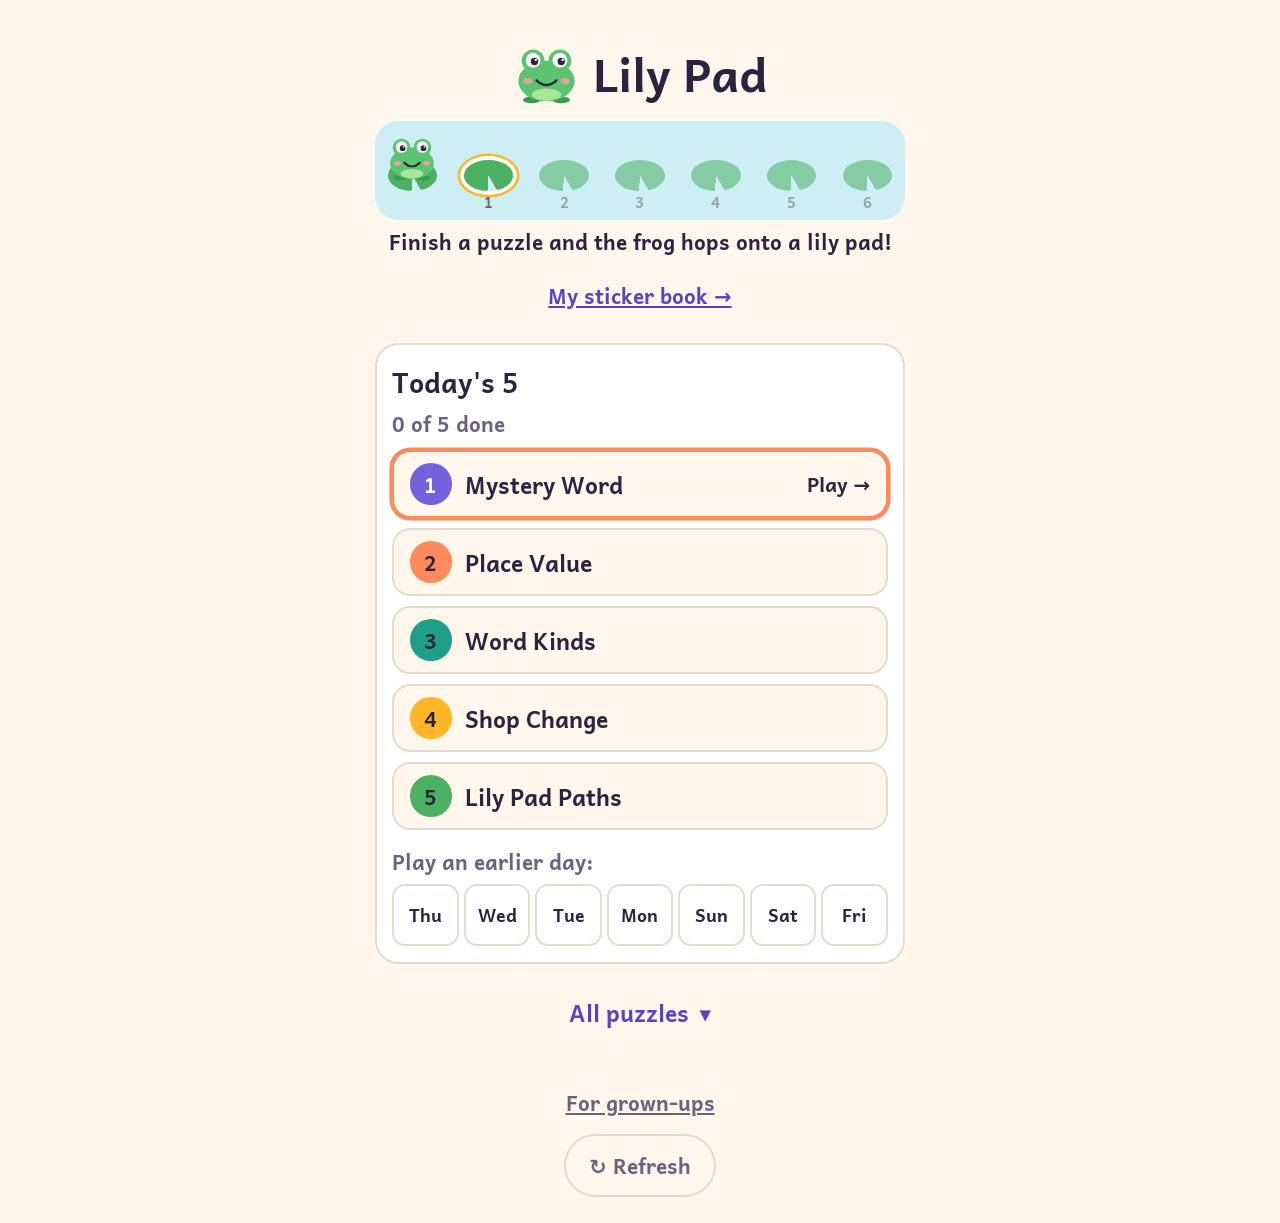
<file: index.html>
<!DOCTYPE html>
<html lang="en">
<head>
  <meta charset="utf-8">
  <meta name="viewport" content="width=device-width, initial-scale=1, viewport-fit=cover">
  <meta name="theme-color" content="#fff7ec">
  <title>Lily Pad</title>
  <!-- Home-screen app: name, icon, and colors (see manifest.webmanifest). -->
  <link rel="manifest" href="manifest.webmanifest">
  <link rel="icon" href="assets/icon.svg" type="image/svg+xml">
  <link rel="apple-touch-icon" href="assets/apple-touch-icon.png">
  <meta name="apple-mobile-web-app-capable" content="yes">
  <meta name="mobile-web-app-capable" content="yes">
  <meta name="apple-mobile-web-app-title" content="Lily Pad">
  <link rel="stylesheet" href="styles.css">
</head>
<body>
  <!-- Splash: shown while the app starts, then faded out by app.js. -->
  <div id="splash" class="splash" aria-hidden="true">
    <img class="splash-frog" src="assets/frog.svg" alt="">
    <p class="splash-name">Lily Pad</p>
  </div>
  <script>
    // The splash shows once each time the app is opened, not on every page
    // load (switching to an earlier day's puzzles loads the page again).
    try {
      if (sessionStorage.getItem('lily-pad-opened')) document.getElementById('splash').remove();
      else sessionStorage.setItem('lily-pad-opened', '1');
    } catch (error) { /* no storage (private browsing): the splash just shows each time */ }
  </script>

  <div class="app">

    <!-- Home: pick a puzzle -->
    <section id="home" class="view">
      <header class="top home-top">
        <h1 class="brand"><img class="brand-frog" src="assets/frog.svg" alt="">Lily Pad</h1>
        <!-- The pond: one lily pad per puzzle day. Drawn by app.js. -->
        <div class="pond" id="pond" role="img"></div>
        <p class="pond-caption" id="pond-caption"></p>
        <!-- Links to yesterday's puzzles after a missed day. Filled in by app.js. -->
        <a class="catch-up" id="catch-up" hidden></a>
        <!-- Opens the sticker book. The count is filled in by app.js. -->
        <a class="sticker-link" id="sticker-link" href="#stickers"></a>
        <!-- A look back at the last 7 days. Filled in by app.js. -->
        <p class="week-note" id="week-note" hidden></p>
      </header>

      <!-- Today's set: 5 puzzles picked for today. Filled in by app.js. -->
      <section class="today" aria-labelledby="today-title">
        <h2 class="today-title" id="today-title">Today's 5</h2>
        <p class="today-count" id="today-count"></p>
        <nav class="today-list" id="today-list" aria-label="Today's puzzles"></nav>
        <!-- The last 7 days: tap one to play that day's puzzles. Filled in by app.js. -->
        <p class="past-label">Play an earlier day:</p>
        <nav class="past-days" id="past-days" aria-label="Earlier days"></nav>
      </section>

      <!-- Every puzzle, for free choice. Closed until tapped. -->
      <details class="all-puzzles">
      <summary>All puzzles</summary>

      <!-- One section per group, with its cards, built by src/app.js from GROUPS and GAMES. -->
      <div id="groups"></div>

      </details>

      <p class="grown-up-link"><a href="#grown-ups">For grown-ups</a></p>
      <!-- Loads the app again: the newest version, and today's puzzles. -->
      <p class="refresh"><button class="refresh-button" type="button" id="refresh">↻ Refresh</button></p>
    </section>

    <!-- Each game's screen is added here by src/app.js, from its GAMES list. -->

  </div>

  <!-- Celebration card, shared by every game. -->
  <section id="done" class="done" role="dialog" aria-labelledby="done-title" hidden>
    <div class="done-card">
      <img class="done-star" src="assets/frog.svg" alt="">
      <p class="done-title" id="done-title">You did it!</p>
      <p class="done-streak" id="done-streak"></p>
      <!-- The gift: tap to open it and get a sticker. Filled in by app.js. -->
      <button class="gift" type="button" id="gift" hidden>
        <span class="gift-box" aria-hidden="true">🎁</span>
        <span class="gift-label">Tap to open your gift!</span>
      </button>
      <p class="gift-sticker" id="gift-sticker" hidden></p>
      <a class="button" href="#" id="done-next">Pick another puzzle</a>
      <button class="link-button" type="button" id="done-close">See my puzzle</button>
    </div>
  </section>

  <!-- Falling stars at the end of a puzzle. Filled in by app.js. -->
  <div id="confetti" class="confetti" aria-hidden="true"></div>

  <noscript>This puzzle needs JavaScript turned on.</noscript>
  <p id="load-problem" class="load-problem" role="alert" hidden>
    Lily Pad didn't finish loading. Pull down to refresh, or close it and open it again.
  </p>
  <script type="module" src="src/app.js"></script>
  <script>
    // If the app's code hasn't started after 5 seconds (for example, the
    // phone kept an old copy of a file after an update), say so kindly.
    setTimeout(function () {
      if (!window.lilyPadStarted) document.getElementById('load-problem').hidden = false;
    }, 5000);
  </script>
</body>
</html>
</file>
<file: styles.css>
/* Colors live here as variables so every screen uses the same palette. */
:root {
  --bg: #fff7ec;
  --text: #2b2440;
  --muted: #6b6280;
  --surface: #ffffff;
  --border: #e3dccf;

  /* Letter marks: color AND a symbol, never color alone. */
  --here: #1f9e89;       /* teal, with a check mark */
  --elsewhere: #7b68e0;  /* purple, with a two-way arrow */
  --none: #b9b3c6;       /* gray, no symbol */
  --mark-text: #ffffff;

  --go: #ff8a5c;
  --on-go: #2b2440;      /* text on orange: dark in both modes (white is too faint) */
  --star: #ffb627;
  --words: #7461de;      /* home sections: purple for words (white text on it: 4.7:1) */
  --words-ink: #5644c4;  /* darker, for text on white */
  --numbers: #ff8a5c;    /* orange for numbers */
  --numbers-ink: #b8481a;
  --everyday-ink: #855600; /* Everyday Math: dark gold text */
  --fun-ink: #2a7038;      /* Just for Fun: dark green text */
  --size-ink: #12705f;   /* teal text: "how many in each group" (times puzzles) */
  --water: #cdeef5;      /* the pond on the home screen */
  --pad: #4cb062;
  --bank: #d9c7a3;

  /* Colors that are the same in light and dark mode. */
  --white: #ffffff;        /* text and marks on a strong color */
  --outline-dark: #1d3b34; /* the dark edge of bugs and seeds */
  --blush: #ff9aa2;        /* the pink flower on a lily pad */
  --night: #3b3355;        /* Fact Families: a house before its lights are on */
  --night-line: #d9d2f5;
  --night-text: #b7aecb;
}

@media (prefers-color-scheme: dark) {
  :root {
    --bg: #1d1a2b;
    --text: #f6f1ff;
    --muted: #b7aecb;
    --surface: #2c2840;
    --border: #463f60;
    --none: #67617f;
    --words-ink: #b4a8ff;
    --numbers-ink: #ffa47f;
    --everyday-ink: #ffcf6b;
    --fun-ink: #7ed492;
    --size-ink: #5fd6bd;
    --water: #22405a;
    --bank: #6b5b45;
  }
}

/* Older browsers (Safari before 16.2, on iPads that stop at iPadOS 15) can't
   mix colors with color-mix, and would draw those rules with no color or in
   black. After each such rule, an "@supports not" line gives a plain color
   for them. Newer browsers skip those lines. */

* {
  box-sizing: border-box;
}

/* Keyboard focus: a clear ring on whatever is focused, for anyone using a
   keyboard or a switch instead of a finger. (A tap doesn't show it.) */
:focus-visible {
  outline: 3px solid var(--words-ink);
  outline-offset: 2px;
}

/* Anything hidden stays hidden, even if its own rule sets display. */
[hidden] {
  display: none !important;
}

/* Andika: a font made for children learning to read, with the "a" and "g"
   kids learn to write. The files live in this repo (assets/fonts, with its
   license), so there are still no outside network requests. Weights above
   700 use the bold file. */
@font-face {
  font-family: "Andika";
  src: url("assets/fonts/andika-latin-400-normal.woff2") format("woff2");
  font-weight: 400;
  font-style: normal;
  font-display: swap;
}

@font-face {
  font-family: "Andika";
  src: url("assets/fonts/andika-latin-700-normal.woff2") format("woff2");
  font-weight: 700;
  font-style: normal;
  font-display: swap;
}

html,
body {
  margin: 0;
}

/* A quick double tap is two taps, not "zoom in". This covers every button
   and tile on the page, so they don't need to say it again. */
html {
  touch-action: manipulation;
}

/* While a maze is showing, two fingers (or a finger and a resting hand)
   don't pinch the page bigger. Scrolling up and down still works. */
html.tracing {
  touch-action: pan-y;
}

body {
  background: var(--bg);
  color: var(--text);
  font-family: "Andika", ui-rounded, system-ui, -apple-system, "Segoe UI", Roboto, sans-serif;
  -webkit-text-size-adjust: 100%;
}

/* Buttons don't pick up the page font on their own. */
button {
  font-family: inherit;
}

/* ---------- Shared layouts ---------- */

/* A stack of rows, one under the other. */
.wc-choices,
.fs-choices,
.grp-steppers,
.today-list,
.mm-lines,
.mm-machine {
  display: flex;
  flex-direction: column;
  gap: 8px;
}

/* A centered row of answer buttons. */
.grp-choices,
.em-marks,
.ct-choices,
.fp-choices,
.pt-choices,
.gi-choices,
.ls-boxes,
.ls-tray,
.ps-picks,
.pv-choices {
  display: flex;
  justify-content: center;
  gap: 10px;
}

/* The play area of every puzzle with rounds (roundFrame in src/ui.js): a
   centered column. A few puzzles set their own gap further down. */
.round-stage {
  display: flex;
  flex-direction: column;
  align-items: center;
  gap: 10px;
}

/* The question above it, for the puzzles whose question is one line of text. */
.sp-question,
.em-question,
.ct-question,
.fp-question,
.pt-question,
.cc-question,
.mm-ask,
.gi-ask,
.pv-question,
.sh-question,
.sc-question,
.wb-question {
  margin: 4px 0 6px;
  text-align: center;
  font-size: 1.15rem;
  font-weight: 700;
}

/* ---------- Splash ---------- */

/* The splash fades out by itself (CSS only), so it can never get stuck
   over the app, even if the app's code fails to load. */
.splash {
  position: fixed;
  inset: 0;
  z-index: 100;
  display: flex;
  flex-direction: column;
  align-items: center;
  justify-content: center;
  gap: 8px;
  background: var(--water);
  pointer-events: none;
  animation: splash-out 400ms ease 700ms forwards;
}

@keyframes splash-out {
  to {
    opacity: 0;
    visibility: hidden;
  }
}

.splash-frog {
  width: 140px;
}

.splash-name {
  margin: 0;
  font-size: 2.4rem;
  font-weight: 800;
  color: var(--text);
}

/* Shown only if the app's code didn't start (see the script in index.html). */
.load-problem {
  position: fixed;
  left: 16px;
  right: 16px;
  bottom: max(16px, env(safe-area-inset-bottom));
  z-index: 110;
  margin: 0;
  padding: 14px 16px;
  border-radius: 14px;
  background: var(--surface);
  border: 2px solid var(--go);
  text-align: center;
  font-weight: 700;
}

/* ---------- Page layout ---------- */

.app {
  max-width: 440px;
  min-height: 100dvh;
  margin: 0 auto;
  display: flex;
  flex-direction: column;
  padding: max(8px, env(safe-area-inset-top)) 16px max(12px, env(safe-area-inset-bottom));
}

.top {
  text-align: center;
}

.top h1 {
  font-size: 1.6rem;
  margin: 4px 0 2px;
}

.legend {
  display: flex;
  justify-content: center;
  flex-wrap: wrap;
  gap: 4px 12px;
  margin: 0 0 6px;
  font-size: 0.8rem;
  color: var(--muted);
}

.legend-item {
  display: inline-flex;
  align-items: center;
  gap: 4px;
}

.swatch {
  position: relative;
  width: 18px;
  height: 18px;
  border-radius: 5px;
  display: inline-block;
}

.game {
  flex: 1;
  display: flex;
  flex-direction: column;
}

.loading {
  margin: auto;
  color: var(--muted);
}

/* The message line under a game (made by liveMessage in src/ui.js).
   Games add a rule only for what differs. */
.message {
  min-height: 1.5em;
  margin: 10px 0;
  text-align: center;
  font-size: 1.1rem;
  font-weight: 700;
}

/* A finished game fades its controls. */
.finished :is(.np-pad, .wg-keyboard, .hint-button, .ls-buttons) {
  opacity: 0.5;
  pointer-events: none;
}

.hint-button {
  margin: 10px auto 0;
  min-width: 140px;
}

/* A row of buttons under a game (Back, Hint, Next). */
.button-row {
  display: flex;
  justify-content: center;
  gap: 10px;
  margin-top: 10px;
}

.button-row .lw-button {
  min-width: 130px;
}

/* "Problem 2 of 4" above a game. */
.count-line {
  margin: 6px 0 0;
  text-align: center;
  color: var(--muted);
  font-weight: 700;
}

/* The full-width Next button after each problem. */
.next-button {
  width: 100%;
  border: none;
  font: inherit;
  font-size: 1.15rem;
  cursor: pointer;
}

/* Dragging (dragOrTap in src/ui.js): the copy under the finger, and the
   box it would land in. Games set the copy's size and color. */
.drag-ghost {
  position: fixed;
  z-index: 50;
  display: grid;
  place-items: center;
  box-shadow: 0 6px 16px rgb(0 0 0 / 0.3);
  transform: translate(-50%, -70%) scale(1.1); /* just above the fingertip */
  pointer-events: none;
}

.drop-over {
  border-color: var(--star);
  box-shadow: 0 0 0 3px var(--star);
}

/* ---------- Screens ---------- */

.view {
  flex: 1;
  display: flex;
  flex-direction: column;
}

.game-top {
  position: relative;
}

/* The title row is as tall as the back button, so the legend sits below it. */
.game-top h1 {
  margin: 0 0 4px;
  line-height: 48px;
}

/* Back button: a 48px circle in the top-left corner. */
.back {
  position: absolute;
  left: 0;
  top: 0;
  width: 48px;
  height: 48px;
  display: grid;
  place-items: center;
  border-radius: 50%;
  background: var(--surface);
  border: 2px solid var(--border);
  color: var(--text);
  font-size: 1.5rem;
  font-weight: 800;
  text-decoration: none;
}

.button {
  display: inline-block;
  margin-top: 12px;
  padding: 12px 20px;
  min-height: 48px;
  border-radius: 12px;
  background: var(--go);
  color: var(--on-go);
  font-weight: 800;
  text-decoration: none;
}

/* ---------- Home: pick a puzzle ---------- */

.home-top {
  padding: 16px 0 8px;
}

.home-top h1 {
  font-size: 2.2rem;
}

/* The app name with the frog beside it. */
.brand {
  display: flex;
  align-items: center;
  justify-content: center;
  gap: 10px;
}

.brand-frog {
  width: 52px;
  height: auto;
}

/* The pond: lily pads in a strip of water, the frog on today's pad. */
.pond {
  display: flex;
  justify-content: space-between;
  align-items: flex-end;
  gap: 4px;
  margin: 8px 0 4px;
  padding: 30px 10px 22px; /* room for the frog above and numbers below */
  border-radius: 18px;
  background: var(--water);
}

.pad {
  position: relative;
  width: 38px;
  height: 24px;
  border-radius: 50%;
  /* A lily pad: a green circle with a notch cut out. */
  background: conic-gradient(from 150deg, transparent 0 34deg, var(--pad) 34deg);
}

.pad-bank {
  border-radius: 10px;
  background: var(--bank);
}

/* Pads already visited wear a small flower. */
.pad-visited::after {
  content: "";
  position: absolute;
  top: 5px;
  left: 9px;
  width: 9px;
  height: 9px;
  border-radius: 50%;
  background: var(--blush);
  box-shadow: 0 0 0 2px var(--white);
}

/* The next pad: a dashed ring, "hop here today". */
.pad-next {
  box-shadow: 0 0 0 3px var(--surface), 0 0 0 5px var(--star);
}

.pad-ahead {
  opacity: 0.55;
}

.pond-frog {
  position: absolute;
  left: 50%;
  bottom: 8px;
  width: 40px;
  transform: translateX(-50%);
}

.pond-frog-hop {
  animation: pad-hop 700ms ease-out;
}

@keyframes pad-hop {
  0% { transform: translate(-150%, 0); }
  50% { transform: translate(-100%, -22px); }
  100% { transform: translate(-50%, 0); }
}

.pad-number {
  position: absolute;
  left: 0;
  right: 0;
  bottom: -18px;
  text-align: center;
  font-size: 0.7rem;
  font-weight: 700;
  color: var(--muted);
}

.pond-caption {
  margin: 4px 0 4px;
  font-size: 1rem;
  font-weight: 700;
}

.catch-up {
  display: inline-block;
  margin: 0 0 4px;
  padding: 12px 16px; /* a 48px tap target */
  color: var(--words-ink);
  font-weight: 700;
}

.catch-up[hidden] {
  display: none;
}

.yesterday-tag {
  margin: -6px 0 6px; /* tucked up under the title, like the legend */
  line-height: 1.2;
  font-size: 0.8rem;
  font-weight: 700;
  color: var(--words-ink);
}

.pond-streak {
  display: block;
  font-size: 0.9rem;
  color: var(--muted);
}

.cards {
  display: grid;
  grid-template-columns: 1fr 1fr;
  gap: 12px;
  padding: 0 0 16px;
}

/* The five groups. Each sets its own color (--kind), text color on cream
   (--kind-ink), and text color on the color itself (--kind-on). A group
   also has its own shape beside its title, so it isn't color alone. */
.kind-spelling { --kind: var(--words); --kind-ink: var(--words-ink); --kind-on: var(--white); }
.kind-reading { --kind: var(--here); --kind-ink: var(--size-ink); --kind-on: var(--on-go); }
.kind-numbers { --kind: var(--numbers); --kind-ink: var(--numbers-ink); --kind-on: var(--on-go); }
.kind-everyday { --kind: var(--star); --kind-ink: var(--everyday-ink); --kind-on: var(--on-go); }
.kind-fun { --kind: var(--pad); --kind-ink: var(--fun-ink); --kind-on: var(--on-go); }

.group-title {
  display: flex;
  align-items: center;
  gap: 8px;
  margin: 8px 0 8px;
  font-size: 1.25rem;
}

.group-title::before {
  content: "";
  width: 14px;
  height: 14px;
  border-radius: 4px;
}

.group .group-title { color: var(--kind-ink); }
.group .group-title::before { background: var(--kind); }
/* Spelling: a square. Reading: a diamond. Numbers: a circle. Everyday Math: a triangle. Just for Fun: a star. */
.kind-reading .group-title::before { transform: rotate(45deg); border-radius: 3px; }
.kind-numbers .group-title::before { border-radius: 50%; }
.kind-everyday .group-title::before { border-radius: 0; clip-path: polygon(50% 0, 100% 100%, 0 100%); }
.kind-fun .group-title::before {
  width: 18px;
  height: 18px;
  border-radius: 0;
  clip-path: polygon(50% 0, 62% 36%, 100% 38%, 70% 60%, 80% 100%, 50% 76%, 20% 100%, 30% 60%, 0 38%, 38% 36%);
}

.card {
  display: flex;
  flex-direction: column;
  align-items: center;
  gap: 6px;
  padding: 12px 8px 10px;
  border-radius: 20px;
  background: var(--surface);
  border: 2px solid var(--border);
  color: var(--text);
  text-decoration: none;
  text-align: center;
}

.card-play {
  border-color: var(--here);
  box-shadow: 0 4px 0 var(--here);
}

.card-play:active {
  transform: translateY(3px);
  box-shadow: 0 1px 0 var(--here);
}

.card-name {
  font-size: 1.15rem;
  font-weight: 800;
}

.card-status {
  font-size: 0.9rem;
  font-weight: 700;
  color: var(--muted);
}

.card-play .card-status {
  color: var(--here);
}

.card-play { border-color: var(--kind); box-shadow: 0 4px 0 var(--kind); }
.card-play:active { box-shadow: 0 1px 0 var(--kind); }
.card-play .card-status { color: var(--kind-ink); }

/* Small drawings on each card, made from shapes (no image files). */
.card-art {
  height: 52px;
  display: flex;
  align-items: center;
  justify-content: center;
  gap: 6px;
}

.mini {
  width: 40px;
  height: 40px;
  border-radius: 10px;
  display: grid;
  place-items: center;
  color: var(--white);
  font-size: 1.5rem;
  font-weight: 800;
}

.mini-a { background: var(--here); transform: rotate(-6deg); }
.mini-q { background: var(--elsewhere); transform: rotate(6deg); }

/* Story Order card: three numbered strips. */
.story-art {
  display: flex;
  flex-direction: column;
  gap: 3px;
}

.story-art span {
  width: 58px;
  height: 14px;
  padding-left: 4px;
  border-radius: 4px;
  background: var(--words);
  color: var(--white);
  font-size: 0.65rem;
  font-weight: 800;
  line-height: 14px;
  text-align: left;
}

.story-art span:nth-child(2) { width: 46px; }
.story-art span:nth-child(3) { width: 52px; }

.search-art {
  display: grid;
  grid-template-columns: repeat(3, 18px);
  gap: 2px;
}

.search-art span {
  height: 18px;
  display: grid;
  place-items: center;
  border-radius: 3px;
  background: var(--surface);
  color: var(--text);
  font-size: 0.75rem;
  font-weight: 800;
}

.search-art .search-art-hit {
  background: var(--words);
  color: var(--white);
}

.ladder-art {
  display: flex;
  flex-direction: column;
  gap: 2px;
  padding: 0 6px;
  border-left: 3px solid var(--words);
  border-right: 3px solid var(--words);
}

.ladder-art span {
  font-size: 0.8rem;
  font-weight: 800;
  line-height: 1.15;
  letter-spacing: 0.08em;
}

.ladder-art b {
  color: var(--words-ink);
}

.bricks {
  display: flex;
  flex-direction: column;
  align-items: center;
  gap: 4px;
}

.brick-row {
  display: flex;
  gap: 4px;
}

.brick-row span {
  width: 30px;
  height: 26px;
  border-radius: 6px;
  display: grid;
  place-items: center;
  background: var(--go);
  color: var(--white);
  font-weight: 800;
}

.brick-row:first-child span {
  background: var(--here);
}

.square-art {
  display: grid;
  grid-template-columns: repeat(3, 17px);
  gap: 3px;
}

.square-art span {
  height: 17px;
  border-radius: 4px;
  background: var(--elsewhere);
}

.square-art span:nth-child(odd) {
  background: var(--star);
}

.maze-art {
  width: 48px;
  height: 48px;
  border-radius: 6px;
  background:
    linear-gradient(var(--text), var(--text)) 12px 0 / 4px 32px no-repeat,
    linear-gradient(var(--text), var(--text)) 28px 14px / 4px 34px no-repeat,
    var(--surface);
  border: 4px solid var(--text);
}

/* Maze 2's card: the same picture, the other way round. */
.maze-art-2 {
  transform: scaleX(-1);
}

/* ---------- Letter Scramble ---------- */

.scramble-art {
  display: flex;
  gap: 3px;
}

.scramble-art span {
  width: 20px;
  height: 24px;
  display: grid;
  place-items: center;
  border-radius: 5px;
  background: var(--elsewhere);
  color: var(--white);
  font-size: 0.95rem;
  font-weight: 800;
}

.scramble-art span:nth-child(2) { transform: rotate(-10deg); }
.scramble-art span:nth-child(3) { transform: rotate(8deg); }

/* The day's words along the top: dots until spelled. */
.ls-found {
  display: flex;
  justify-content: center;
  gap: 8px;
  margin: 2px 0 6px;
}

.ls-found-word {
  min-width: 52px;
  padding: 4px 8px;
  border: 2px solid var(--border);
  border-radius: 8px;
  text-align: center;
  font-weight: 800;
  text-transform: uppercase;
  color: var(--muted);
  letter-spacing: 0.08em;
}

.ls-found-now {
  border-color: var(--text);
  color: var(--text);
}

.ls-found-done {
  border-color: var(--here);
  background: var(--here);
  color: var(--white);
}

.ls-boxes {
  margin: auto 0 0;
}

.ls-tray {
  margin: 28px 0 0;
}

.ls-box,
.ls-tile,
.ls-ghost {
  width: min(64px, calc((100vw - 72px) / 5)); /* 5 letters still fit a small phone */
  height: 72px;
  border-radius: 12px;
  font: inherit;
  font-size: 2.2rem;
  font-weight: 800;
  text-transform: uppercase;
}

.ls-box {
  position: relative;
  border: 3px dashed var(--muted);
  background: transparent;
  color: var(--text);
  cursor: pointer;
}

.ls-box-filled {
  border: 3px solid var(--text);
  background: var(--surface);
}

/* In the right place: green with a check, never color alone. */
.ls-box-locked {
  border-color: var(--here);
  background: var(--here);
  color: var(--white);
}

.ls-box-locked::after {
  content: "✓";
  position: absolute;
  top: 2px;
  right: 5px;
  font-size: 0.9rem;
}

.ls-tile {
  border: none;
  background: var(--elsewhere);
  color: var(--white);
  touch-action: none; /* dragging a letter must not scroll the page */
  cursor: grab;
}

/* A letter that is in a box (or being dragged) leaves a dashed gap. */
.ls-tile-used,
.ls-tile-lifted {
  background: transparent;
  color: transparent;
  outline: 3px dashed var(--border);
  outline-offset: -3px;
}

.ls-tile:disabled:not(.ls-tile-used) {
  opacity: 0.6;
}

.ls-ghost {
  background: var(--elsewhere);
  color: var(--white);
}

.ls-message {
  min-height: 2.6em;
  margin: 20px 0 auto; /* right under the letters; buttons at the bottom */
}

.ls-buttons {
  display: grid;
  grid-template-columns: 1fr 1fr;
  gap: 10px;
}

/* ---------- Maze ---------- */

.mz-message {
  min-height: 2.6em;
  margin: 4px 0 8px;
}

/* The maze fills most of the screen: space is left at the sides (a tenth of
   a phone's screen, at least 40px) and under the title, message, and Hint button
   (about 270px). It can be wider than the app's column. `mazeRoom` in
   src/app.js uses the same numbers. */
.mz-grid {
  --cell: min(calc((100vw - max(40px, 10vw)) / var(--cols)), calc((100dvh - 270px) / var(--rows)), 56px);
  --wall: max(1.5px, calc(var(--cell) * 0.12)); /* thin walls for small squares */
  display: grid;
  grid-template-columns: repeat(var(--cols), var(--cell));
  grid-auto-rows: var(--cell);
  justify-content: center;
  margin: auto 0;
  touch-action: none; /* tracing must not scroll the page */
  user-select: none;
  -webkit-user-select: none;
}

/* A tablet has room to spare, so the maze keeps less of it free: 6% of the
   width at the sides and 240px above and below. */
@media (min-width: 700px) {
  .mz-grid {
    --cell: min(calc((100vw - max(40px, 6vw)) / var(--cols)), calc((100dvh - 240px) / var(--rows)), 56px);
  }
}

.mz-cell {
  position: relative;
  background: var(--surface);
}

/* Walls: each square draws its top and left; the edges draw the rest. */
.mz-n { border-top: var(--wall) solid var(--text); }
.mz-w { border-left: var(--wall) solid var(--text); }
.mz-e { border-right: var(--wall) solid var(--text); }
.mz-s { border-bottom: var(--wall) solid var(--text); }

.mz-path {
  background: var(--here);
}

.mz-glow {
  background: color-mix(in srgb, var(--star) 45%, var(--surface));
}
@supports not (color: color-mix(in srgb, red, blue)) { .mz-glow { background: var(--star); } }

/* Start: a green dot. Goal: a star. Head of the path: a white dot. Each is
   big enough to spot in a maze with small squares, even if it spills over its square. */
.mz-start::after,
.mz-head:not(.mz-start)::before {
  content: "";
  position: absolute;
  left: 50%;
  top: 50%;
  transform: translate(-50%, -50%);
  border-radius: 50%;
  z-index: 1;
  pointer-events: none;
}

.mz-start::after {
  width: max(80%, 14px);
  height: max(80%, 14px);
  background: var(--here);
  border: 2px solid var(--white);
}

.mz-head:not(.mz-start)::before {
  width: max(55%, 9px);
  height: max(55%, 9px);
  background: var(--white);
  border: 2px solid var(--here);
}

.mz-goal::after {
  content: "★";
  position: absolute;
  inset: 0;
  display: grid;
  place-items: center;
  font-size: max(calc(var(--cell) * 0.7), 20px);
  line-height: 1;
  color: var(--star);
  -webkit-text-stroke: 1px var(--text);
  z-index: 1;
  pointer-events: none;
}

.hop-art {
  position: relative;
  width: 64px;
  height: 44px;
  border-bottom: 4px solid var(--text);
  background:
    linear-gradient(var(--text), var(--text)) 0 100% / 3px 12px no-repeat,
    linear-gradient(var(--text), var(--text)) 50% 100% / 3px 12px no-repeat,
    linear-gradient(var(--text), var(--text)) 100% 100% / 3px 12px no-repeat;
}

.hop-frog {
  position: absolute;
  left: 18px;
  top: 4px;
  width: 30px;
}

/* ---------- Word Search ---------- */

.ws-theme {
  margin: 0;
  text-align: center;
  font-size: 1.25rem;
  color: var(--words-ink);
}

.ws-message {
  min-height: 1.4em;
  margin: 0 0 6px;
  font-size: 1rem;
}

/* 15 squares across: as wide as the screen allows, up to 34px each. */
.ws-grid {
  --cell: min(calc((min(100vw, 440px) - 24px) / 12), calc(50dvh / 12), 36px);
  display: grid;
  grid-template-columns: repeat(12, var(--cell));
  grid-auto-rows: var(--cell);
  justify-content: center;
  touch-action: none; /* tracing must not scroll the page */
  user-select: none;
  -webkit-user-select: none;
}

.ws-cell {
  display: grid;
  place-items: center;
  font-size: calc(var(--cell) * 0.62);
  font-weight: 700;
  line-height: 1;
}

/* Found words: teal squares, and a check in the list below. */
.ws-found {
  background: color-mix(in srgb, var(--here) 30%, transparent);
}
@supports not (color: color-mix(in srgb, red, blue)) { .ws-found { box-shadow: inset 0 0 0 2px var(--here); } }

.ws-pick {
  background: var(--words);
  color: var(--white);
  border-radius: 4px;
}

.ws-glow {
  background: var(--star);
  border-radius: 4px;
}

.ws-words {
  display: flex;
  flex-wrap: wrap;
  justify-content: center;
  gap: 5px 6px;
  margin: 10px 0 0;
  padding: 0;
  list-style: none;
}

.ws-word {
  padding: 1px 8px;
  border: 2px solid var(--border);
  border-radius: 999px;
  background: var(--surface);
  font-weight: 800;
  font-size: 0.85rem;
  letter-spacing: 0.03em;
}

.ws-word-found {
  border-color: var(--here);
  color: var(--muted);
  text-decoration: line-through;
}

.ws-word-found::before {
  content: "✓ ";
  color: var(--here);
  text-decoration: none;
  display: inline-block;
}

/* ---------- Word Ladder ---------- */

.wl-goal {
  margin: 4px 0 6px;
  text-align: center;
  font-size: 1.2rem;
  font-weight: 800;
  letter-spacing: 0.06em;
  color: var(--words-ink);
}

/* The ladder: rails on both sides, one word per rung. Scrolls if the
   player takes a long way round. */
.wl-rungs {
  flex: 1 1 auto;
  min-height: 0;
  overflow-y: auto;
  display: flex;
  flex-direction: column;
  align-items: center;
  gap: 6px;
  width: fit-content;
  max-width: 100%;
  margin: 0 auto;
  padding: 4px 14px;
  border-left: 4px solid var(--bank);
  border-right: 4px solid var(--bank);
}

.wl-rung {
  display: flex;
  gap: 4px;
}

.wl-tile {
  width: 34px;
  height: 34px;
  display: grid;
  place-items: center;
  border: 2px solid var(--border);
  border-radius: 8px;
  background: var(--surface);
  font-size: 1.2rem;
  font-weight: 800;
  text-transform: uppercase;
}

/* The letter that changed on this step. */
.wl-tile-new {
  border-color: var(--words);
  color: var(--words-ink);
}

.wl-rung-start .wl-tile {
  background: var(--words);
  border-color: var(--words);
  color: var(--white);
}

/* The end word wears a star in the tile border color. */
.wl-rung-end .wl-tile {
  border-color: var(--star);
  border-width: 3px;
}

.wl-rung-end::after {
  content: "★";
  align-self: center;
  margin-left: 4px;
  color: var(--star);
}

.wl-rung-empty .wl-tile {
  border-style: dashed;
  background: transparent;
}

/* The word to change: big tiles to tap. */
.wl-tile-big {
  width: 52px;
  height: 52px;
  padding: 0;
  font: inherit;
  font-size: 1.6rem;
  font-weight: 800;
  text-transform: uppercase;
  color: var(--text);
  cursor: pointer;
}

/* The picked letter: purple with a raised outline, so it's not color alone. */
.wl-tile-picked {
  background: var(--words);
  border-color: var(--words);
  color: var(--white);
  box-shadow: 0 0 0 3px var(--text);
}

.wl-message {
  min-height: 2.6em;
  margin: 8px 0;
  font-size: 1rem;
}

.wl-keyboard .wg-key {
  height: 48px;
}

/* ---------- For grown-ups ---------- */

.grown-up-link {
  margin: 20px 0 0;
  text-align: center;
}

/* Refresh, at the very bottom of the home screen: quiet, but easy to tap. */
.refresh {
  margin: 0 0 8px;
  text-align: center;
}

.refresh-button {
  min-height: 48px;
  padding: 0 18px;
  border: 2px solid var(--border);
  border-radius: 999px;
  background: transparent;
  color: var(--muted);
  font: inherit;
  font-weight: 700;
  cursor: pointer;
}

.grown-up-link a {
  display: inline-block;
  padding: 12px 16px; /* a 48px tap target */
  color: var(--muted);
  font-weight: 700;
}

.gu-summary {
  margin: 4px 0 0;
  text-align: center;
  font-weight: 700;
}

.gu-level {
  margin: 6px 0 0;
  text-align: center;
  color: var(--muted);
}

.gu-heading {
  margin: 18px 0 8px;
  font-size: 1.1rem;
}

/* 4 rows of 7 days, with weekday letters on top. */
.gu-weeks {
  display: grid;
  grid-template-columns: repeat(7, 1fr);
  gap: 4px;
}

.gu-weekday {
  text-align: center;
  font-size: 0.8rem;
  font-weight: 700;
  color: var(--muted);
}

.gu-day {
  display: flex;
  flex-direction: column;
  align-items: center;
  padding: 4px 0;
  border: 2px solid var(--border);
  border-radius: 8px;
  background: var(--surface);
  line-height: 1.2;
}

/* Played days: teal, and a count with a check, so it's not color alone. */
.gu-day-played {
  border-color: var(--here);
  background: color-mix(in srgb, var(--here) 18%, var(--surface));
}
@supports not (color: color-mix(in srgb, red, blue)) { .gu-day-played { box-shadow: inset 0 0 0 2px var(--here); } }

.gu-today {
  box-shadow: 0 0 0 2px var(--text);
}

.gu-date {
  font-size: 0.8rem;
  color: var(--muted);
}

.gu-count {
  font-weight: 800;
}

.gu-games {
  margin: 0;
  padding: 0;
  list-style: none;
}

.gu-game {
  display: flex;
  justify-content: space-between;
  padding: 8px 2px;
  border-bottom: 1px solid var(--border);
}

.gu-times {
  color: var(--muted);
  font-weight: 700;
}

.gu-start-over {
  margin: 24px auto 0;
  min-width: 160px;
}

.gu-confirm {
  margin-top: 20px;
  padding: 12px;
  border: 2px solid var(--numbers-ink);
  border-radius: 12px;
  text-align: center;
}

.gu-confirm p {
  margin: 0 0 12px;
}

.gu-confirm .lw-button {
  margin: 0 4px;
  padding: 0 14px;
}

.gu-reset {
  border-color: var(--numbers-ink);
  color: var(--numbers-ink);
}

/* ---------- Number Line Hop ---------- */

.nl-dots {
  display: flex;
  justify-content: center;
  gap: 10px;
  margin: 2px 0 6px;
}

.nl-dot {
  width: 16px;
  height: 16px;
  border-radius: 50%;
  border: 2px solid var(--border);
  background: var(--surface);
}

.nl-dot-now { border-color: var(--go); background: var(--go); }
.nl-dot-done { border-color: var(--here); background: var(--here); }
.nl-dot-shown { border-color: var(--elsewhere); background: var(--elsewhere); }

/* The line: ticks for every number, taller at 5s, labels at 10s. */
.nl-line {
  position: relative;
  height: 110px;
  margin: auto 18px;
}

.nl-ticks {
  position: absolute;
  left: 0;
  right: 0;
  top: 66px;
  height: 4px;
  background: var(--text);
  border-radius: 2px;
}

.nl-tick {
  position: absolute;
  top: -5px;
  width: 2px;
  height: 14px;
  margin-left: -1px;
  background: var(--text);
}

.nl-tick-five { top: -8px; height: 20px; }
.nl-tick-ten { top: -11px; height: 26px; width: 3px; }

.nl-label {
  position: absolute;
  top: 28px;
  left: 50%;
  transform: translateX(-50%);
  font-size: 1rem;
  font-weight: 800;
}

.nl-frog {
  position: absolute;
  top: 18px;
  width: 44px;
  transform: translateX(-50%);
  transition: left 500ms ease-in-out;
}

.nl-frog-jump {
  animation: frog-hop 500ms ease-in-out;
}

@keyframes frog-hop {
  0%, 100% { margin-top: 0; }
  50% { margin-top: -26px; }
}

/* The hop card: 34  +10  →  ? */
.nl-card {
  display: flex;
  justify-content: center;
  align-items: center;
  gap: 10px;
  min-height: 60px;
  font-size: 1.9rem;
  font-weight: 800;
}

.nl-hop {
  padding: 4px 12px;
  border-radius: 12px;
  color: var(--white);
}

.nl-hop-plus { background: var(--here); }
.nl-hop-minus { background: var(--elsewhere); }

.nl-arrow { color: var(--muted); }

.nl-answer {
  min-width: 70px;
  padding: 2px 10px;
  border: 3px solid var(--go);
  border-radius: 12px;
  background: var(--surface);
  text-align: center;
}

.nl-message {
  min-height: 2.6em;
  margin: 4px 0 8px;
}

.house-art {
  display: flex;
  flex-direction: column;
  align-items: center;
}

.house-art-roof {
  width: 52px;
  height: 22px;
  background: var(--go);
  clip-path: polygon(50% 0, 100% 100%, 0 100%);
}

.house-art-body {
  display: flex;
  gap: 6px;
  justify-content: center;
  width: 40px;
  padding: 5px 0;
  background: var(--elsewhere);
}

.house-art-body span {
  width: 11px;
  height: 11px;
  background: var(--star);
}

/* ---------- Fact Families ---------- */

.ff-street {
  display: flex;
  justify-content: center;
  gap: 14px;
  margin: 0 0 4px;
  font-size: 2rem;
  line-height: 1;
}

/* Houses still to do, the one being built (underlined, not just a color), and lit ones. */
.ff-street-house { color: var(--muted); }
.ff-street-now { color: var(--words-ink); text-decoration: underline; text-underline-offset: 4px; }
.ff-street-lit { color: var(--numbers-ink); }

.ff-house {
  width: min(320px, 100%);
  margin: 24px auto 0; /* the instructions sit right under the house */
  display: flex;
  flex-direction: column;
  align-items: center;
}

/* The roof is a triangle: the whole number on top, the two parts below. */
.ff-roof {
  position: relative;
  width: 100%;
  height: 150px;
  background: var(--go);
  clip-path: polygon(50% 0, 100% 100%, 0 100%);
  display: grid;
  grid-template-columns: 1fr 1fr;
  grid-template-rows: 1fr 1fr;
  justify-items: center;
  align-items: center;
  padding: 26px 50px 8px;
}

.ff-num {
  width: 62px;
  height: 52px;
  border: none;
  border-radius: 12px;
  background: var(--surface);
  color: var(--text);
  font: inherit;
  font-size: 1.5rem;
  font-weight: 800;
  cursor: pointer;
}

.ff-num-whole {
  grid-column: 1 / 3;
}

.ff-num {
  touch-action: none; /* dragging a number must not scroll the page */
}

.ff-num:disabled {
  opacity: 0.45;
}

.ff-house-lit .ff-num:disabled {
  opacity: 1;
}

/* A number that is in a box (or being dragged) leaves a dashed gap. */
.ff-num-used,
.ff-num-lifted {
  background: transparent;
  color: transparent;
  outline: 3px dashed var(--surface);
  outline-offset: -3px;
}

/* The house below the roof: lights, then the fact being built. */
.ff-body {
  width: 94%;
  padding: 10px;
  background: var(--elsewhere);
  border-radius: 0 0 12px 12px;
}

.ff-lights {
  display: flex;
  justify-content: center;
  gap: 10px;
  margin-bottom: 10px;
}

.ff-light {
  width: 30px;
  height: 20px;
  border-radius: 5px;
  background: var(--night);
}

.ff-light-lit,
.ff-light-shown {
  background: var(--star);
}

.ff-light-shown {
  opacity: 0.75;
}

.ff-fact {
  display: flex;
  align-items: center;
  justify-content: center;
  gap: 6px;
}

.ff-op {
  color: var(--white);
  font-size: 1.7rem;
  font-weight: 800;
  min-width: 18px;
  text-align: center;
}

.ff-box {
  width: 64px;
  height: 56px;
  border: 3px dashed var(--night-line);
  border-radius: 12px;
  background: var(--night);
  color: var(--text);
  font: inherit;
  font-size: 1.5rem;
  font-weight: 800;
  cursor: pointer;
}

.ff-box-filled {
  border-style: solid;
  border-color: var(--surface);
  background: var(--surface);
}

.ff-fact-good .ff-box,
.ff-fact-shown .ff-box {
  border-color: var(--star);
  background: var(--star);
  color: var(--on-go);
}

.ff-fact-shown .ff-box {
  opacity: 0.75;
}

/* The number under a dragging finger. */
.ff-ghost {
  width: 62px;
  height: 52px;
  border-radius: 12px;
  background: var(--surface);
  color: var(--text);
  font-size: 1.5rem;
  font-weight: 800;
}

.ff-windows {
  display: grid;
  grid-template-columns: 1fr 1fr;
  gap: 8px;
}

.ff-window {
  min-height: 52px;
  display: flex; /* one line: the fact and its check mark side by side */
  align-items: center;
  justify-content: center;
  gap: 3px;
  border-radius: 8px;
  background: var(--night);
  color: var(--night-text);
  font-size: 0.98rem;
  font-weight: 800;
  white-space: nowrap;
}

/* Lit: warm light and a check mark. Filled in after 3 misses: light, no check. */
.ff-window-lit,
.ff-window-shown {
  background: var(--star);
  color: var(--on-go);
}

.ff-window-lit::after {
  content: "✓";
}

.ff-window-shown {
  opacity: 0.75;
}

.ff-house-lit .ff-body {
  box-shadow: 0 0 24px var(--star);
}

.ff-prompt {
  margin: 10px 0 0;
  text-align: center;
  font-size: 1.05rem;
  color: var(--muted);
  font-weight: 700;
}

.ff-message {
  margin: 8px 0;
}

.ff-action {
  display: block;
  margin: auto auto 0; /* buttons at the bottom of the screen */
  min-width: 160px;
}

/* These set their own display, so "hidden" needs saying again. */

/* ---------- Shared buttons ----------
   Named "lw-" because Letter Wheel used them first; every game uses them now. */

.lw-button {
  min-height: 52px;
  border: 2px solid var(--border);
  border-radius: 12px;
  background: var(--surface);
  color: var(--text);
  font: inherit;
  font-size: 1.05rem;
  font-weight: 800;
  cursor: pointer;
}

.lw-enter {
  background: var(--go);
  border-color: transparent;
  color: var(--on-go);
}

/* ---------- Story Order ---------- */

.so-dots {
  display: flex;
  justify-content: center;
  gap: 8px;
  margin: 2px 0 4px;
}

.so-dot {
  width: 14px;
  height: 14px;
  border-radius: 50%;
  border: 2px solid var(--border);
}

.so-dot-now { border-color: var(--text); }

.so-dot-done {
  border-color: var(--here);
  background: var(--here);
}

.so-title {
  margin: 0 0 2px;
  text-align: center;
  font-size: 1.3rem;
}

.so-slots {
  list-style: none;
  margin: 0;
  padding: 0;
  display: flex;
  flex-direction: column;
  gap: 3px;
}

.so-slot-row {
  display: flex;
  align-items: center;
  gap: 8px;
}

.so-number {
  flex: none;
  width: 28px;
  height: 28px;
  display: grid;
  place-items: center;
  border-radius: 50%;
  background: var(--words);
  color: var(--white);
  font-weight: 800;
}

.so-slot,
.so-card {
  width: 100%;
  min-height: 48px;
  padding: 5px 12px; /* tight, so two-line sentences still fit a small phone */
  border-radius: 12px;
  font: inherit;
  font-size: 1rem;
  line-height: 1.3;
  text-align: left;
}

.so-slot {
  position: relative;
  border: 2px dashed var(--muted);
  background: transparent;
  color: var(--text);
}

.so-slot-filled {
  border-style: solid;
  border-color: var(--text);
  background: var(--surface);
  cursor: pointer;
}

/* In the right spot: green with a check, never color alone. */
.so-slot-locked {
  border-color: var(--here);
  background: var(--here);
  color: var(--white);
  padding-right: 28px;
  cursor: default;
}

.so-slot-locked::after {
  content: "✓";
  position: absolute;
  right: 10px;
  top: 50%;
  transform: translateY(-50%);
  font-weight: 800;
}

.so-pool {
  display: flex;
  flex-direction: column;
  gap: 5px;
  margin-top: 4px;
}

.so-card {
  border: none;
  background: color-mix(in srgb, var(--words) 18%, var(--surface));
  color: var(--text);
  box-shadow: 0 3px 0 var(--words);
  cursor: pointer;
}
@supports not (color: color-mix(in srgb, red, blue)) { .so-card { background: var(--surface); box-shadow: 0 3px 0 var(--words), inset 0 0 0 2px var(--words); } }

.so-card:active {
  transform: translateY(2px);
  box-shadow: 0 1px 0 var(--words);
}

/* A finished story, read as one paragraph. */
.so-paragraph {
  margin: 4px 0 0;
  padding: 14px 16px;
  border-radius: 14px;
  background: var(--surface);
  border: 2px solid var(--here);
  font-size: 1.15rem;
  line-height: 1.6;
}

.so-message {
  margin: 4px 0 auto; /* little room to spare: slots and cards are 48px to tap */
}

/* ---------- Magic Square ----------
   Squares share the brick states from Number Pyramid (np-given, np-blank,
   np-selected, np-found, np-shown) and its number pad. This section comes
   BEFORE Number Pyramid on purpose: equally specific rules that come later
   win, so the shared states must come after the plain .ms-cell style. */

.ms-target {
  margin: 4px auto 0;
  padding: 6px 16px;
  border-radius: 999px;
  border: 2px solid var(--star);
  background: var(--surface);
  text-align: center;
  font-size: 1.05rem;
  font-weight: 700;
}

.ms-target-number {
  font-size: 1.35rem;
}

.ms-grid {
  display: grid;
  grid-template-columns: repeat(3, clamp(72px, 22vw, 92px));
  gap: 8px;
  justify-content: center;
  margin: auto 0;
}

.ms-cell {
  height: clamp(60px, 9.5dvh, 92px);
  border: 2px solid var(--border);
  border-radius: 14px;
  background: var(--surface);
  color: var(--text);
  font: inherit;
  font-size: 1.7rem;
  font-weight: 800;
}

/* The line a hint points to glows gold. */
.ms-hint-line {
  box-shadow: 0 0 0 4px var(--star);
}

/* ---------- Number Pyramid ---------- */

.np-pyramid {
  display: flex;
  flex-direction: column;
  align-items: center;
  gap: 8px;
  margin: auto 0;
}

.np-row {
  display: flex;
  gap: 8px;
}

.np-brick {
  width: clamp(64px, 19vw, 80px);
  height: clamp(48px, 7.5dvh, 60px);
  border: 2px solid var(--border);
  border-radius: 12px;
  background: var(--surface);
  color: var(--text);
  font: inherit;
  font-size: 1.5rem;
  font-weight: 800;
}

.np-given {
  background: var(--bg);
  border-color: var(--border);
}

.np-blank {
  border-style: dashed;
  border-color: var(--muted);
  color: var(--muted);
  cursor: pointer;
}

.np-selected {
  border-style: solid;
  border-width: 3px;
  border-color: var(--go);
  color: var(--text);
  background: var(--surface);
}

/* Found: teal with a check mark. Shown after 3 tries: purple, no check. */
.np-found {
  position: relative;
  background: var(--here);
  border-color: transparent;
  color: var(--white);
}

.np-found::after {
  content: "✓";
  position: absolute;
  top: 3px;
  right: 6px;
  font-size: 0.7rem;
}

.np-shown {
  background: var(--elsewhere);
  border-color: transparent;
  color: var(--white);
}

.np-wiggle {
  animation: wiggle 300ms ease-in-out;
}

.np-pad {
  display: grid;
  grid-template-columns: repeat(3, 1fr);
  gap: 8px;
}

.np-key {
  height: clamp(48px, 7dvh, 58px);
  border: 2px solid var(--border);
  border-radius: 12px;
  background: var(--surface);
  color: var(--text);
  font: inherit;
  font-size: 1.5rem;
  font-weight: 800;
  cursor: pointer;
}

.np-key:active {
  transform: translateY(2px);
}

.np-key-check {
  background: var(--go);
  border-color: transparent;
  color: var(--on-go);
  font-size: 1.2rem;
}

@keyframes wiggle {
  0%, 100% { transform: translateX(0); }
  25% { transform: translateX(-6px); }
  75% { transform: translateX(6px); }
}

/* ---------- Mystery Word board ---------- */

.wg {
  /* Fits 5 letters across a narrow phone, and 6 rows on a short one. */
  --tile: clamp(40px, min(7.2dvh, calc((100vw - 56px) / 5)), 64px);
}

.wg-board {
  display: flex;
  flex-direction: column;
  align-items: center;
  gap: 6px;
  margin: auto 0;
}

.wg-row {
  display: grid;
  grid-template-columns: repeat(var(--letters), var(--tile));
  gap: 6px;
}

.wg-tile {
  position: relative;
  width: var(--tile);
  height: var(--tile);
  border: 2px solid var(--border);
  border-radius: 10px;
  background: var(--surface);
  display: grid;
  place-items: center;
  font-size: calc(var(--tile) * 0.55);
  font-weight: 800;
  text-transform: uppercase;
}

.wg-row-current .wg-tile {
  border-color: var(--muted);
}

.wg-tile-typed {
  animation: pop 120ms ease-out;
}

/* Clue row before the last try: known letters faint, missing letter "?". */
.wg-row-current .wg-tile-clue {
  color: var(--muted);
  opacity: 0.6;
  border-style: dashed;
}

.wg-row-current .wg-tile-clue-missing {
  color: var(--elsewhere);
  opacity: 1;
  border-color: var(--elsewhere);
}

.wg-message {
  margin: 8px 0;
}

/* ---------- On-screen QWERTY keyboard ----------
   Ten keys fit across a phone, so keys are narrower than 48px (about
   31px). They are extra tall (58px) to make them easier to hit. */

.wg-keyboard {
  display: flex;
  flex-direction: column;
  gap: 8px;
  margin: 0 -10px; /* use a little more of the screen width */
}

.wg-key-row {
  display: flex;
  gap: 4px;
}

/* The middle row is inset by half a key, like a real keyboard. */
.wg-key-row-middle {
  padding: 0 5%;
}

.wg-key {
  position: relative;
  flex: 1 1 0;
  min-width: 0;
  height: 58px;
  padding: 0;
  border: 2px solid var(--border);
  border-radius: 8px;
  background: var(--surface);
  color: var(--text);
  font: inherit;
  font-size: 1.25rem;
  font-weight: 800;
  text-transform: uppercase;
  cursor: pointer;
}

.wg-key:active {
  transform: translateY(2px);
}

.wg-key-wide {
  flex-grow: 1.5;
  font-size: 1.1rem;
}

.wg-key-go {
  background: var(--go);
  border-color: transparent;
  color: var(--on-go);
  text-transform: none;
}

/* ---------- End of the day ---------- */

/* A card in the middle of the screen, over the finished puzzle, so it is
   always seen without scrolling. */
.done {
  position: fixed;
  inset: 0;
  z-index: 5;
  display: grid;
  place-items: center;
  padding: 24px;
  background: rgba(29, 26, 43, 0.35);
  text-align: center;
}

.done-card {
  width: 100%;
  max-width: 340px;
  padding: 24px 20px 16px;
  border-radius: 24px;
  background: var(--surface);
  border: 3px solid var(--star);
  box-shadow: 0 10px 30px rgba(0, 0, 0, 0.2);
  animation: card-in 300ms ease-out;
}

.done-star {
  width: 96px;
  height: auto;
  animation: star 700ms ease-out;
}

.done-title {
  font-size: 1.8rem;
  font-weight: 800;
  margin: 6px 0 2px;
}

.link-button {
  display: block;
  margin: 8px auto 0;
  min-height: 48px;
  padding: 8px 16px;
  border: none;
  background: none;
  color: var(--muted);
  font: inherit;
  font-weight: 700;
  text-decoration: underline;
  cursor: pointer;
}

@keyframes card-in {
  from { transform: scale(0.85); opacity: 0; }
  to { transform: scale(1); opacity: 1; }
}

.done-streak {
  margin: 2px 0 6px;
  font-size: 1.15rem;
  font-weight: 800;
  color: var(--star);
}

/* Falling stars across the whole screen. They can't be tapped, so they
   never block a button. Skipped for phones set to reduce motion. */
.confetti {
  position: fixed;
  inset: 0;
  pointer-events: none;
  overflow: hidden;
  z-index: 10;
}

.confetti-piece {
  position: absolute;
  top: -40px;
  animation-name: fall;
  animation-timing-function: ease-in;
  animation-fill-mode: forwards;
}

@keyframes fall {
  0% { transform: translateY(0) rotate(0deg); opacity: 1; }
  85% { opacity: 1; }
  100% { transform: translateY(110vh) rotate(540deg); opacity: 0; }
}

/* ---------- Letter marks (shared by tiles, keys, and the legend) ----------
   These come last on purpose: when two rules are equally specific, the
   later one wins, so marks must come after the plain tile and key styles. */

.mark-here,
.mark-elsewhere,
.mark-none {
  color: var(--mark-text);
  border-color: transparent;
}

.mark-here { background: var(--here); }
.mark-elsewhere { background: var(--elsewhere); }
.mark-none { background: var(--none); }

.mark-here::after,
.mark-elsewhere::after {
  position: absolute;
  top: 2px;
  right: 4px;
  font-size: 0.42em;
  line-height: 1;
}

.mark-here::after { content: "✓"; }
.mark-elsewhere::after { content: "↔"; }

.swatch.mark-here::after,
.swatch.mark-elsewhere::after {
  top: 50%;
  left: 50%;
  right: auto;
  transform: translate(-50%, -50%);
  font-size: 12px;
}

@keyframes pop {
  from { transform: scale(1.12); }
  to { transform: scale(1); }
}

@keyframes star {
  0% { transform: scale(0) rotate(-90deg); opacity: 0; }
  70% { transform: scale(1.25) rotate(10deg); opacity: 1; }
  100% { transform: scale(1) rotate(0deg); }
}

@media (prefers-reduced-motion: reduce) {
  .splash {
    animation: splash-out 1ms linear 300ms forwards;
  }

  .wg-tile-typed,
  .np-wiggle,
  .nl-frog,
  .nl-frog-jump,
  .pond-frog-hop,
  .done-card,
  .done-star {
    animation: none;
  }

  .nl-frog {
    transition: none;
  }
}

/* ---------- Find the Mistake ---------- */

/* Card: a wrong sum with a mark beside it. */
.oops-art {
  display: flex;
  align-items: center;
  gap: 6px;
  font-size: 1.25rem;
  font-weight: 800;
}

.oops-mark {
  display: grid;
  place-items: center;
  width: 26px;
  height: 26px;
  border-radius: 50%;
  background: var(--go);
  color: var(--white);
  font-size: 0.9rem;
}

/* The frog and what it says. */
.fm-talk {
  display: flex;
  align-items: center;
  gap: 10px;
}

.fm-frog {
  width: 52px;
  height: 52px;
  flex: none;
}

.fm-bubble {
  margin: 0;
  padding: 8px 12px;
  border: 2px solid var(--border);
  border-radius: 14px;
  background: var(--surface);
  font-weight: 700;
}

.fm-question {
  margin: 2px 0 8px;
  text-align: center;
  font-size: 2rem;
  font-weight: 800;
}

.fm-question-done {
  color: var(--here);
}

/* The frog's steps: each one is a big button to tap. */
.fm-steps {
  list-style: none;
  margin: 0;
  padding: 0;
  display: flex;
  flex-direction: column;
  gap: 8px;
}

.fm-step {
  position: relative;
  width: 100%;
  min-height: 56px;
  padding: 0 44px 0 16px;
  display: flex;
  align-items: center;
  gap: 4px;
  border: 2px solid var(--border);
  border-radius: 14px;
  background: var(--surface);
  color: var(--text);
  font: inherit;
  font-size: 1.5rem;
  font-weight: 800;
  text-align: left;
  cursor: pointer;
}

.fm-step:disabled {
  cursor: default;
}

.fm-result {
  margin-left: 0.3em;
}

.fm-tag {
  margin-left: auto;
  color: var(--muted);
  font-size: 0.85rem;
  font-weight: 700;
}

.fm-mark {
  position: absolute;
  right: 12px;
  top: 50%;
  transform: translateY(-50%);
  width: 26px;
  height: 26px;
  display: grid;
  place-items: center;
  border-radius: 50%;
  color: var(--white);
  font-size: 0.9rem;
}

/* A step the player checked and found right: teal outline with a check. */
.fm-ok {
  border-color: var(--here);
}

.fm-ok .fm-mark,
.fm-fixed .fm-mark {
  background: var(--here);
}

/* The wrong step: orange with a cross, and the number being typed. */
.fm-wrong {
  border-width: 3px;
  border-color: var(--go);
}

.fm-wrong .fm-mark {
  background: var(--go);
}

.fm-old {
  color: var(--muted);
  font-weight: 700;
}

.fm-typed {
  display: inline-block;
  min-width: 1.6em;
  border-bottom: 3px dashed var(--go);
  text-align: center;
}

/* Fixed by the player: teal with a check. Filled in after 3 tries: purple. */
.fm-fixed {
  border-color: var(--here);
  background: color-mix(in srgb, var(--here) 12%, var(--surface));
}
@supports not (color: color-mix(in srgb, red, blue)) { .fm-fixed { background: var(--surface); } }

.fm-shown {
  border-color: var(--elsewhere);
}

.fm-shown .fm-mark {
  background: var(--elsewhere);
}

/* Later steps that changed once the mistake was fixed. */
.fm-changed .fm-result {
  color: var(--here);
}

.fm-message {
  min-height: 2.6em;
}

/* These set their own display, so "hidden" needs saying again. */

/* ---------- Think It Through (word problems) ---------- */

/* Card: two numbers and a question mark. */
.think-art {
  display: flex;
  align-items: center;
  gap: 5px;
}

.think-art span {
  min-width: 30px;
  height: 30px;
  padding: 0 4px;
  display: grid;
  place-items: center;
  border: 2px solid var(--numbers);
  border-radius: 8px;
  font-weight: 800;
}

.think-art .think-q {
  background: var(--numbers);
  color: var(--white);
}

/* The story, in a card. Numbers stand out so they're easy to find. */
.wp-story {
  margin: 10px 0;
  padding: 14px 16px;
  border: 2px solid var(--border);
  border-radius: 16px;
  background: var(--surface);
  font-size: 1.3rem;
  line-height: 2.1;
}

.wp-number {
  display: inline-block;
  min-width: 44px;
  margin: 0 2px;
  padding: 0 8px;
  border: 2px solid var(--numbers);
  border-radius: 10px;
  background: var(--surface);
  color: var(--text);
  font: inherit;
  font-weight: 800;
  line-height: 1.5;
  text-align: center;
}

/* While picking, numbers are buttons: tall enough to tap. */
button.wp-number {
  min-width: 48px;
  min-height: 48px;
  cursor: pointer;
}

/* A number that is needed: teal with a check. */
.wp-needed {
  border-color: var(--here);
}

.wp-needed::after {
  content: " ✓";
  color: var(--here);
}

/* The number that doesn't matter: crossed out, with a cross. */
.wp-extra {
  border-style: dashed;
  border-color: var(--muted);
  color: var(--muted);
  text-decoration: line-through;
}

.wp-extra::after {
  content: " ✗";
  text-decoration: none;
}

.wp-ask {
  margin: 0;
  text-align: center;
  font-size: 1.15rem;
  font-weight: 800;
}

.wp-entry {
  margin: 6px 0 0;
  text-align: center;
  font-size: 1.8rem;
  font-weight: 800;
}

.wp-typed {
  display: inline-block;
  min-width: 2.5em;
  border-bottom: 3px dashed var(--go);
}

/* The number sentence that solves it: teal when found, purple when shown. */
.wp-worked {
  color: var(--here);
}

.wp-shown {
  color: var(--elsewhere);
}

.wp-message {
  margin: 8px 0;
}

/* These set their own display, so "hidden" needs saying again. */

/* ---------- Word Clues ---------- */

/* Card: a magnifying glass over a word. */
.clue-art {
  position: relative;
  display: flex;
  align-items: center;
}

.clue-word {
  padding: 2px 8px;
  border-radius: 6px;
  background: var(--words);
  color: var(--white);
  font-weight: 800;
}

.clue-glass {
  position: absolute;
  right: -14px;
  top: -12px;
  width: 22px;
  height: 22px;
  border: 4px solid var(--words-ink);
  border-radius: 50%;
}

.clue-glass::after {
  content: "";
  position: absolute;
  right: -9px;
  bottom: -9px;
  width: 4px;
  height: 11px;
  background: var(--words-ink);
  border-radius: 2px;
  transform: rotate(-45deg);
}

.wc-card {
  margin: 10px 0;
  padding: 14px 16px;
  border: 2px solid var(--border);
  border-radius: 16px;
  background: var(--surface);
  font-size: 1.3rem;
  line-height: 1.6;
}

/* The new word stands out in the story and the question. */
.wc-word {
  padding: 0 4px;
  border-radius: 6px;
  background: color-mix(in srgb, var(--words) 22%, transparent);
  color: inherit;
  font-weight: 800;
}
@supports not (color: color-mix(in srgb, red, blue)) { .wc-word { box-shadow: inset 0 -3px 0 var(--words); } }

.wc-blank {
  display: inline-block;
  min-width: 4.5em;
  border-bottom: 3px dashed var(--words);
  text-align: center;
}

.wc-filled {
  border-bottom-style: solid;
  border-color: var(--here);
  color: var(--here);
  font-weight: 800;
}

.wc-ask {
  margin: 4px 0 8px;
  text-align: center;
  font-size: 1.2rem;
  font-weight: 800;
}

.wc-choice {
  min-height: 52px;
  padding: 6px 14px;
  border: 2px solid var(--words);
  border-radius: 14px;
  background: var(--surface);
  color: var(--text);
  font: inherit;
  font-size: 1.15rem;
  font-weight: 700;
  cursor: pointer;
}

/* Right: teal with a check. Tried: faded with a try-again arrow. */
.wc-right {
  border-color: transparent;
  background: var(--here);
  color: var(--white);
}

.wc-tried {
  border-style: dashed;
  border-color: var(--none);
  color: var(--muted);
}

.wc-choice:disabled {
  cursor: default;
}

/* ---------- Fix the Sentence ----------
   Reuses the frog's speech bubble from Find the Mistake (.fm-talk) and the
   choice buttons from Word Clues (.wc-choice). */

/* Card: a word with a pencil line under it. */
.fix-art {
  display: flex;
  flex-direction: column;
  align-items: center;
  gap: 2px;
  font-weight: 800;
}

.fix-art-old {
  color: var(--muted);
  text-decoration: line-through;
}

.fix-art-new {
  padding: 0 6px;
  border-radius: 6px;
  background: var(--words);
  color: var(--white);
}

/* The sentence: one tile per word, wrapping like text. */
.fs-words {
  margin: 10px 0;
  padding: 12px;
  display: flex;
  flex-wrap: wrap;
  gap: 6px;
  border: 2px solid var(--border);
  border-radius: 16px;
  background: var(--surface);
}

.fs-word {
  min-height: 48px;
  padding: 0 10px;
  display: inline-flex;
  align-items: center;
  border: 2px solid var(--border);
  border-radius: 10px;
  background: var(--surface);
  color: var(--text);
  font: inherit;
  font-size: 1.25rem;
  font-weight: 700;
}

button.fs-word {
  cursor: pointer;
}

/* A word that is fine: teal outline with a check. */
.fs-fine {
  border-color: var(--here);
}

.fs-fine::after {
  content: "✓";
  color: var(--here);
  margin-left: 5px;
}

/* The wrong word: orange with a cross. */
.fs-wrong {
  border-width: 3px;
  border-color: var(--go);
}

.fs-wrong::after {
  content: "✗";
  color: var(--numbers-ink);
  margin-left: 5px;
}

/* Fixed: the old word crossed out, the new one in teal with a check. */
.fs-fixed {
  border-color: var(--here);
  background: color-mix(in srgb, var(--here) 12%, var(--surface));
}
@supports not (color: color-mix(in srgb, red, blue)) { .fs-fixed { background: var(--surface); } }

.fs-fixed::after {
  content: "✓";
  color: var(--here);
  margin-left: 5px;
}

.fs-old {
  margin-right: 5px;
  color: var(--muted);
  font-weight: 600;
}

.fs-ask {
  margin: 0 0 8px;
  text-align: center;
  font-size: 1.15rem;
  font-weight: 800;
}


/* ---------- Bug Groups (Garden Rows uses these too) ---------- */
/* Orange (--numbers-ink) is always how many groups; teal (--size-ink) is
   always how many in each group, in the pictures and in the facts. */

.grp-groups { color: var(--numbers-ink); font-weight: 800; }
.grp-size { color: var(--size-ink); font-weight: 800; }

.grp-question { min-height: 3em; }

.grp-ask {
  margin: 4px 0 8px;
  text-align: center;
  font-size: 1.15rem;
  font-weight: 700;
}

.grp-pads {
  display: flex;
  flex-wrap: wrap;
  justify-content: center;
  gap: 10px;
}

/* A lily pad: green, with bugs on it. A counted pad gets an orange ring. */
.grp-pad {
  width: 104px; /* room for 5 bugs in a row, like a ten-frame */
  min-height: 64px;
  padding: 8px;
  display: flex;
  flex-wrap: wrap;
  align-content: center;
  justify-content: center;
  gap: 3px;
  border: 3px solid transparent;
  border-radius: 50%;
  background: var(--pad);
  font: inherit;
}

button.grp-pad { cursor: pointer; }

.grp-pad-lit {
  border-color: var(--numbers);
  box-shadow: 0 0 0 2px var(--numbers);
}

/* A bug: a teal body with a dark head. */
.grp-bug {
  position: relative;
  width: 14px;
  height: 14px;
  border-radius: 50%;
  background: var(--here);
  border: 2px solid var(--outline-dark);
}

.grp-pad-small {
  width: auto;
  min-width: 34px;
  min-height: 30px;
  padding: 5px 7px;
  max-width: 66px;
  gap: 2px;
}

.grp-pad-small .grp-bug {
  width: 7px;
  height: 7px;
  border-width: 1px;
}

.grp-pictures {
  display: flex;
  flex-direction: column;
  gap: 10px;
  width: 100%;
}

.grp-picture {
  min-height: 64px;
  padding: 8px;
  display: flex;
  flex-wrap: wrap;
  justify-content: center;
  align-items: center;
  gap: 6px;
  border: 2px solid var(--border);
  border-radius: 14px;
  background: var(--surface);
  cursor: pointer;
}

.grp-picture:disabled { cursor: default; }

/* Right answer: a teal ring plus a check mark, not color alone. */
.grp-right {
  position: relative;
  border-color: var(--here);
  box-shadow: 0 0 0 2px var(--here);
}

.grp-right::after {
  content: "✓";
  position: absolute;
  top: -10px;
  right: -8px;
  width: 24px;
  height: 24px;
  border-radius: 50%;
  background: var(--here);
  color: var(--white);
  font-size: 0.9rem;
  line-height: 24px;
  text-align: center;
}

.grp-sum {
  margin: 0;
  min-height: 1.5em;
  font-size: 1.6rem;
  font-weight: 700;
  text-align: center;
}

.grp-then { display: flex; flex-direction: column; align-items: center; }

.grp-says {
  margin: 8px 0 0;
  text-align: center;
  font-size: 1rem;
}

.grp-choice { min-width: 64px; font-size: 1.3rem; }

.grp-stepper {
  display: flex;
  align-items: center;
  gap: 10px;
}

.grp-step {
  width: 52px;
  font-size: 1.5rem;
}

.grp-step-label {
  min-width: 150px;
  text-align: center;
  font-size: 1.1rem;
  font-weight: 700;
}

.grp-check { width: 100%; }

/* Home card art: two pads with three bugs each. */
.bugs-art {
  display: flex;
  gap: 6px;
}

.bugs-art > span {
  display: flex;
  gap: 2px;
  padding: 8px 7px;
  border-radius: 50%;
  background: var(--pad);
}

.bugs-art i {
  width: 8px;
  height: 8px;
  border-radius: 50%;
  background: var(--here);
  border: 1px solid var(--outline-dark);
}

/* ---------- Garden Rows ---------- */
/* Each row is a group: a counted row gets an orange outline. */

.gr-garden {
  display: flex;
  flex-direction: column;
  align-items: stretch;
  gap: 3px;
  padding: 8px;
  border-radius: 12px;
  background: var(--bank);
}

.gr-row {
  display: flex;
  justify-content: center;
  align-items: center;
  gap: 5px;
  padding: 3px 6px;
  border: 3px solid transparent;
  border-radius: 10px;
  background: transparent;
  font: inherit;
}

button.gr-row {
  min-height: 44px; /* with the gaps between rows, about a 48px tap */
  cursor: pointer;
}

.gr-row-lit { border-color: var(--numbers); }

/* Tall gardens: smaller seeds and tighter rows so 10 rows fit a phone. */
.gr-garden-tall { gap: 1px; padding: 6px; }
.gr-garden-tall .gr-row { padding: 1px 6px; gap: 4px; }
.gr-garden-tall .gr-seed { width: 13px; height: 13px; }
.gr-garden-tall .gr-row-split { margin-top: 8px; }

/* Rows to tap are wide, so they're easy to hit. */
.gr-garden-tap { min-width: 180px; }

/* The split round: the rows after the first 5 sit a little apart. */
.gr-row-split { margin-top: 10px; }
.gr-row-part { background: rgb(255 138 92 / 0.25); }

.gr-seed {
  width: 16px;
  height: 16px;
  border-radius: 50%;
  background: var(--here);
  border: 2px solid var(--outline-dark);
}

.gr-box { transition: transform 600ms ease-in-out; }
.gr-turning { transform: rotate(90deg); }

@media (prefers-reduced-motion: reduce) {
  .gr-box { transition: none; }
}

.gr-turn { min-width: 160px; }

.gr-parts {
  display: flex;
  gap: 18px;
}

.gr-part {
  margin: 0;
  font-size: 1.2rem;
  font-weight: 700;
}

/* Home card art: a little garden of seeds. */
.garden-art {
  display: grid;
  grid-template-columns: repeat(3, 10px);
  gap: 4px;
  padding: 6px;
  border-radius: 8px;
  background: var(--bank);
}

.garden-art i {
  width: 10px;
  height: 10px;
  border-radius: 50%;
  background: var(--here);
  border: 1px solid var(--outline-dark);
}

/* ---------- Spell It ---------- */
/* Right answers use .grp-right (a teal ring and a check mark). The letter
   keyboard uses Mystery Word's .wg-key styles. */

.sp-sentence {
  margin: 0;
  font-size: 1.25rem;
  line-height: 1.5;
  text-align: center;
}

.sp-blank {
  display: inline-block;
  min-width: 70px;
  border-bottom: 3px solid var(--words-ink);
}

.sp-filled {
  color: var(--words-ink);
  font-weight: 800;
}

.sp-hear {
  padding: 0 18px;
  color: var(--words-ink);
}

.sp-choices {
  display: flex;
  flex-wrap: wrap;
  justify-content: center;
  gap: 10px;
}

.sp-choice {
  min-width: 84px;
  padding: 0 12px;
  font-size: 1.3rem;
}

/* The word with blanks, like "tr _ _ n". */
.sp-shape {
  margin: 0;
  font-size: 2rem;
  font-weight: 800;
  letter-spacing: 0.08em;
}

.sp-shape-done { color: var(--words-ink); }

.sp-boxes {
  display: flex;
  gap: 6px;
}

.sp-box {
  width: min(46px, calc((100vw - 74px) / var(--letters, 5)));
  height: 52px;
  display: grid;
  place-items: center;
  border: 2px solid var(--border);
  border-radius: 10px;
  background: var(--surface);
  font-size: 1.6rem;
  font-weight: 800;
}

/* A right letter: teal with a small check, not color alone. */
.sp-box-right {
  position: relative;
  border-color: var(--here);
  background: var(--here);
  color: var(--white);
}

.sp-box-right::after {
  content: "✓";
  position: absolute;
  top: -2px;
  right: 3px;
  font-size: 0.7rem;
}

.sp-keyboard { width: 100%; margin-top: 6px; }

/* Home card art: a word with one letter missing. */
.spell-art {
  display: flex;
  gap: 2px;
}

.spell-art span {
  width: 18px;
  height: 22px;
  display: grid;
  place-items: center;
  border-radius: 4px;
  background: var(--words);
  color: var(--white);
  font-weight: 800;
  font-size: 0.9rem;
}

.spell-art .spell-art-blank {
  background: var(--surface);
  color: var(--words-ink);
  border: 2px solid var(--words);
}

/* ---------- End Marks ---------- */
/* Right answers use .grp-right (a teal ring and a check mark). */

.em-question { margin-bottom: 8px; }

.em-stage { gap: 12px; }

.em-sentence {
  margin: 6px 0;
  font-size: 1.4rem;
  line-height: 1.5;
  text-align: center;
}

/* The empty spot at the end of a sentence, then the mark that fills it. */
.em-end {
  display: inline-block;
  min-width: 22px;
  margin-left: 2px;
  border-bottom: 3px solid var(--words-ink);
  color: var(--words-ink);
  font-weight: 800;
  text-align: center;
}

.em-end-done { border-color: transparent; }

.em-mark {
  width: 92px;
  min-height: 72px;
  display: flex;
  flex-direction: column;
  align-items: center;
  justify-content: center;
  line-height: 1.1;
}

.em-mark b { font-size: 2rem; }

.em-mark small {
  font-size: 0.8rem;
  font-weight: 700;
  color: var(--muted);
}

.em-mark-small {
  width: 52px;
  min-height: 48px;
}

.em-mark-small b { font-size: 1.6rem; }

.em-picked {
  border-color: var(--words-ink);
  box-shadow: 0 0 0 2px var(--words-ink);
}

/* Stuck-together sentences: words with a tap spot between each pair. */
.em-run {
  margin: 0;
  font-size: 1.3rem;
  line-height: 2.4;
  text-align: center;
}

.em-spot {
  display: inline-block;
  width: 30px; /* narrow, to keep the words together, but tall to tap */
  height: 44px;
  margin: 0 2px;
  padding: 0;
  vertical-align: middle;
  border: 2px dashed var(--border);
  border-radius: 8px;
  background: transparent;
  color: var(--words-ink);
  font: inherit;
  font-weight: 800;
  line-height: 38px;
  cursor: pointer;
}

/* A chosen spot: a solid line and a bar, not color alone. */
.em-spot-on {
  border-style: solid;
  border-color: var(--words-ink);
}

.em-spot-last { cursor: default; }

.em-check { width: 100%; }

.em-line {
  width: 100%;
  padding: 6px 8px;
  border: 2px solid transparent;
  border-radius: 12px;
}

.em-line-text {
  margin: 0 0 4px;
  font-size: 1.15rem;
  text-align: center;
}

.em-marks-small { gap: 8px; }

/* A sentence with the right mark: a teal ring and a check. */
.em-line-right {
  position: relative;
  border-color: var(--here);
}

.em-line-right::after {
  content: "✓";
  position: absolute;
  top: 6px;
  right: 8px;
  color: var(--here);
  font-weight: 800;
}

/* Home card art: the three end marks. */
.marks-art {
  display: flex;
  gap: 4px;
}

.marks-art span {
  width: 22px;
  height: 26px;
  display: grid;
  place-items: center;
  border-radius: 6px;
  background: var(--words);
  color: var(--white);
  font-weight: 800;
  font-size: 1.1rem;
}

/* ---------- Gifts and the sticker book ---------- */

.sticker-link {
  display: inline-block;
  padding: 12px 16px; /* a 48px tap target */
  color: var(--words-ink);
  font-weight: 700;
}

/* The wrapped gift on the celebration card. */
.gift {
  display: flex;
  flex-direction: column;
  align-items: center;
  gap: 4px;
  margin: 8px auto 12px;
  padding: 12px 18px;
  border: 3px dashed var(--star);
  border-radius: 18px;
  background: var(--surface);
  color: var(--text);
  font: inherit;
  font-weight: 800;
  cursor: pointer;
}

.gift-box {
  font-size: 4rem;
  line-height: 1.1;
  animation: gift-wobble 1.6s ease-in-out infinite;
}

@keyframes gift-wobble {
  0%, 60%, 100% { transform: rotate(0); }
  70% { transform: rotate(-8deg); }
  85% { transform: rotate(8deg); }
}

.gift-sticker {
  display: flex;
  flex-direction: column;
  align-items: center;
  gap: 4px;
  margin: 8px 0 12px;
  font-weight: 800;
}

.gift-picture {
  font-size: 5rem;
  line-height: 1.1;
  animation: gift-pop 500ms ease-out;
}

@keyframes gift-pop {
  0% { transform: scale(0.2); }
  70% { transform: scale(1.2); }
  100% { transform: scale(1); }
}

@media (prefers-reduced-motion: reduce) {
  .gift-box, .gift-picture { animation: none; }
}

/* A sticker: the picture with a white edge all the way around and a soft
   shadow, like a die-cut sticker, turned a little (--tilt). */
.sticker-art {
  display: inline-block;
  line-height: 1;
  transform: rotate(var(--tilt, 0deg));
  filter:
    drop-shadow(2px 0 0 var(--white)) drop-shadow(-2px 0 0 var(--white))
    drop-shadow(0 2px 0 var(--white)) drop-shadow(0 -2px 0 var(--white))
    drop-shadow(0 2px 2px rgb(0 0 0 / 0.28));
}

.sb-count {
  margin: 4px 0 10px;
  text-align: center;
  font-weight: 700;
}

/* One page of the album: a card in a soft color (set per page below). */
.sb-album {
  --page: var(--words);
  margin: 0 0 14px;
  padding: 10px 12px 14px;
  border-radius: 18px;
  background: color-mix(in srgb, var(--page) 20%, var(--surface));
  border: 2px solid color-mix(in srgb, var(--page) 45%, var(--surface));
}
@supports not (color: color-mix(in srgb, red, blue)) { .sb-album { background: var(--surface); border: 2px solid var(--page); } }

.sb-album-0 { --page: var(--pad); }
.sb-album-1 { --page: var(--numbers); }
.sb-album-2 { --page: var(--water); }
.sb-album-3 { --page: var(--star); }
.sb-album-4 { --page: var(--blush); }
.sb-album-5 { --page: var(--words); }
.sb-album-6 { --page: var(--here); }
.sb-album-7 { --page: var(--go); }

/* The covers: a tile for each page, two across. Each uses its page's color. */
.sb-covers {
  display: grid;
  grid-template-columns: 1fr 1fr;
  gap: 10px;
}

.sb-cover {
  display: flex;
  flex-direction: column;
  align-items: center;
  gap: 6px;
  min-height: 48px;
  padding: 10px 6px 12px;
  border-radius: 18px;
  background: color-mix(in srgb, var(--page) 20%, var(--surface));
  border: 2px solid color-mix(in srgb, var(--page) 45%, var(--surface));
  color: var(--text);
  font: inherit;
  cursor: pointer;
}
@supports not (color: color-mix(in srgb, red, blue)) { .sb-cover { background: var(--surface); border: 2px solid var(--page); } }

.sb-cover-name {
  font-weight: 700;
  font-size: 1rem;
  line-height: 1.2;
}

.sb-taste {
  display: flex;
  gap: 8px;
  font-size: 1.7rem;
}

.sb-pale {
  filter: brightness(0) opacity(0.13);
}

/* The page with the newest sticker: a gold ring. */
.sb-cover-new {
  border-color: var(--star);
  box-shadow: 0 0 0 3px color-mix(in srgb, var(--star) 45%, transparent);
}
@supports not (color: color-mix(in srgb, red, blue)) { .sb-cover-new { box-shadow: 0 0 0 3px var(--star); } }

.sb-back {
  margin: 0 0 10px;
}

.sb-page {
  display: flex;
  align-items: center;
  justify-content: space-between;
  margin: 0 2px 8px;
  font-size: 1.15rem;
}

/* "3 of 15" in a pill; a full page gets a gold star. */
.sb-have {
  padding: 2px 10px;
  border-radius: 999px;
  background: var(--surface);
  font-size: 0.85rem;
  font-weight: 700;
  color: var(--muted);
}

.sb-have-all {
  background: var(--star);
  color: var(--on-go);
}

.sb-grid {
  display: grid;
  grid-template-columns: repeat(5, 1fr);
  gap: 6px 4px;
}

.sb-sticker {
  aspect-ratio: 1;
  display: grid;
  place-items: center;
  font-size: 2.3rem;
}

/* Not collected yet: a pale outline of the sticker to come, lying flat. */
.sb-empty .sticker-art {
  transform: none;
  filter: brightness(0) opacity(0.13);
}

/* A shiny sticker (a second copy, won after the book is full): a gold edge
   in place of the white one. */
.sb-shiny .sticker-art,
.sticker-shiny {
  filter:
    drop-shadow(2px 0 0 var(--star)) drop-shadow(-2px 0 0 var(--star))
    drop-shadow(0 2px 0 var(--star)) drop-shadow(0 -2px 0 var(--star))
    drop-shadow(0 2px 3px rgb(0 0 0 / 0.3));
}

/* A rainbow sticker (a third copy, won after every one is shiny): an edge
   in rainbow colors that follows the sticker's shape. The picture and its
   edge are one drawing, made by rainbowArt in src/app.js. */
.rainbow-art {
  width: 1.6em;
  height: 1.6em;
  background: center / contain no-repeat;
  filter: drop-shadow(0 2px 3px rgb(0 0 0 / 0.3));
}

/* The newest sticker wiggles once and sits on a gold glow. */
.sb-new {
  border-radius: 50%;
  background: radial-gradient(circle, color-mix(in srgb, var(--star) 55%, transparent) 0 45%, transparent 70%);
}
@supports not (color: color-mix(in srgb, red, blue)) { .sb-new { background: radial-gradient(circle, var(--star) 0 30%, transparent 60%); } }

.sb-new .sticker-art { animation: sticker-new 900ms ease-out; }

@keyframes sticker-new {
  0% { transform: scale(0.3) rotate(-25deg); }
  60% { transform: scale(1.25) rotate(8deg); }
  100% { transform: scale(1) rotate(var(--tilt, 0deg)); }
}

@media (prefers-reduced-motion: reduce) {
  .sb-new .sticker-art { animation: none; }
}

/* ---------- Today's set (home screen) ---------- */

.today {
  margin: 4px 0 14px;
  padding: 12px;
  border: 2px solid var(--border);
  border-radius: 18px;
  background: var(--surface);
}

.today-title {
  margin: 0;
  font-size: 1.3rem;
}

/* The last 7 days, under Today's 5: one small button each. */
.past-label {
  margin: 12px 0 4px;
  color: var(--muted);
  font-weight: 700;
}

.past-days {
  display: flex;
  gap: 4px;
}

.past-day {
  flex: 1;
  min-height: 48px;
  display: flex;
  flex-direction: column;
  align-items: center;
  justify-content: center;
  border: 2px solid var(--border);
  border-radius: 10px;
  color: var(--text);
  font-weight: 700;
  font-size: 0.85rem;
  text-decoration: none;
}

.past-day[aria-current] {
  border-color: var(--words-ink);
  color: var(--words-ink);
}

.past-day-done {
  font-size: 0.75rem;
  color: var(--go);
}

.today-count {
  margin: 2px 0 8px;
  color: var(--muted);
  font-weight: 700;
}

.today-row {
  min-height: 52px;
  display: flex;
  align-items: center;
  gap: 10px;
  padding: 6px 12px;
  border: 2px solid var(--border);
  border-radius: 14px;
  background: var(--bg);
  color: var(--text);
  font-weight: 700;
  text-decoration: none;
}

/* The number in a circle, in its group's color. */
.today-number {
  flex: none;
  width: 32px;
  height: 32px;
  display: grid;
  place-items: center;
  border-radius: 50%;
  background: var(--kind);
  color: var(--kind-on);
}

.today-name { flex: 1; font-size: 1.1rem; }

.today-status { color: var(--muted); font-size: 0.95rem; }

/* The next puzzle to play stands out. */
.today-next {
  border-color: var(--go);
  box-shadow: 0 0 0 2px var(--go);
}

.today-next .today-status { color: var(--text); }

/* A finished puzzle: a teal check in the circle, and "Done". */
.today-done .today-number {
  background: var(--here);
  color: var(--white);
}

.today-done .today-name { color: var(--muted); }

/* "All puzzles": closed until tapped. */
.all-puzzles > summary {
  min-height: 48px;
  display: flex;
  align-items: center;
  justify-content: center;
  gap: 8px;
  color: var(--words-ink);
  font-size: 1.1rem;
  font-weight: 800;
  cursor: pointer;
  list-style: none;
}

.all-puzzles > summary::-webkit-details-marker { display: none; }
.all-puzzles > summary::after { content: "▾"; }
.all-puzzles[open] > summary::after { content: "▴"; }

/* Grown-up page: a puzzle's level and how it's going, under its name. */
.gu-about {
  display: flex;
  flex-direction: column;
}

.gu-note {
  font-size: 0.85rem;
  color: var(--muted);
}

.gu-note-practice {
  color: var(--numbers-ink);
  font-weight: 700;
}

/* ---------- How to play (the first time a puzzle is opened) ---------- */

.how-to {
  margin: auto 0;
  padding: 18px 16px;
  border: 2px solid var(--border);
  border-radius: 18px;
  background: var(--surface);
  text-align: center;
}

.how-title {
  margin: 0 0 8px;
  font-size: 1.3rem;
}

.how-line {
  margin: 0 0 10px;
  font-size: 1.15rem;
  line-height: 1.4;
}

.how-ok {
  display: block;
  width: 100%;
  margin-top: 6px;
  border: none;
  font: inherit;
  font-size: 1.15rem;
  cursor: pointer;
}

/* Mystery Word: the clue sentence that replaces the color key after 3 wrong guesses. */
.wg-sentence {
  margin: 0 0 2px; /* two lines must fit where the one-line color key was */
  text-align: center;
  font-size: 0.85rem;
  line-height: 1.2;
  font-weight: 700;
  color: var(--words-ink);
}

/* Home screen: "This week: 12 puzzles on 4 days." */
.week-note {
  margin: 0 0 6px;
  color: var(--muted);
  font-weight: 700;
}

/* End Marks, capitals round: each word is a button; a capitalized word is underlined and bold. */
.em-caps { line-height: 1.2; }

.em-cap {
  min-height: 44px;
  padding: 6px 5px;
  border: 2px solid transparent;
  border-radius: 8px;
  background: transparent;
  color: var(--text);
  font: inherit;
  cursor: pointer;
}

.em-cap-on {
  border-color: var(--words-ink);
  color: var(--words-ink);
  font-weight: 800;
}

/* ---------- Clock Time ---------- */
/* Right answers use .grp-right (a teal ring and a check mark). */

.ct-stage,
.fp-stage,
.pt-stage,
.cc-stage { gap: 8px; }

.ct-clock {
  width: min(230px, 38dvh);
  height: auto;
}

.ct-face {
  fill: var(--surface);
  stroke: var(--text);
  stroke-width: 2.5;
}

.ct-number {
  fill: var(--text);
  font-size: 9px;
  font-weight: 800;
  text-anchor: middle;
  dominant-baseline: central;
}

.ct-tick {
  stroke: var(--muted);
  stroke-width: 0.8;
}

.ct-hand { stroke-linecap: round; }

/* The short hand is thick and orange; the long hand is thin and teal. */
.ct-hour {
  stroke: var(--numbers-ink);
  stroke-width: 4.5;
}

.ct-minute {
  stroke: var(--size-ink);
  stroke-width: 2.5;
}

.ct-pin { fill: var(--text); }

.ct-key {
  margin: 0;
  font-size: 0.9rem;
  font-weight: 700;
  color: var(--muted);
}

.ct-key-hour { color: var(--numbers-ink); }
.ct-key-minute { color: var(--size-ink); }

.ct-choice {
  min-width: 92px;
  font-size: 1.4rem;
}

/* Home card art: a little clock at 3 o'clock. */
.clock-art {
  position: relative;
  width: 40px;
  height: 40px;
  border: 3px solid var(--numbers-ink);
  border-radius: 50%;
  background: var(--surface);
}

.clock-art i,
.clock-art b {
  position: absolute;
  left: 50%;
  bottom: 50%;
  width: 3px;
  margin-left: -1.5px;
  border-radius: 2px;
  transform-origin: bottom center;
}

.clock-art i { height: 14px; background: var(--size-ink); }
.clock-art b { height: 9px; background: var(--numbers-ink); transform: rotate(90deg); }

/* ---------- Coin Count ---------- */

.cc-coins {
  display: flex;
  flex-wrap: wrap;
  justify-content: center;
  align-items: center;
  gap: 8px;
  min-height: 120px;
}

/* A coin: a circle with its value or name. Bigger coins are worth more,
   except the dime, which really is the smallest. */
.cc-coin {
  display: grid;
  place-items: center;
  border-radius: 50%;
  border: 3px solid var(--muted);
  background: var(--border);
  color: var(--on-go);
  font-weight: 800;
  font-size: 0.85rem;
}

.cc-quarter { width: 66px; height: 66px; font-size: 0.95rem; }
.cc-nickel { width: 56px; height: 56px; }
.cc-penny { width: 50px; height: 50px; background: var(--go); border-color: var(--numbers-ink); }
.cc-dime { width: 46px; height: 46px; }

.cc-entry {
  margin: 0;
  min-width: 110px;
  padding: 4px 14px;
  border: 3px dashed var(--muted);
  border-radius: 12px;
  text-align: center;
  font-size: 1.8rem;
  font-weight: 800;
}

/* The right total: a solid teal box with a check. A shown total: a solid muted box. */
.cc-entry-right {
  border-style: solid;
  border-color: var(--here);
}

.cc-entry-right::after { content: " ✓"; color: var(--here); }

.cc-entry-shown {
  border-style: solid;
  color: var(--muted);
}

.cc .np-pad { margin-top: auto; }

/* Home card art: three little coins. */
.coins-art {
  display: flex;
  align-items: center;
  gap: 3px;
}

.coins-art i {
  display: grid;
  place-items: center;
  width: 24px;
  height: 24px;
  border-radius: 50%;
  border: 2px solid var(--muted);
  background: var(--border);
  color: var(--on-go);
  font-style: normal;
  font-size: 0.55rem;
  font-weight: 800;
}

.coins-art i:last-child { background: var(--go); border-color: var(--numbers-ink); }

/* ---------- Tablets (iPad) ---------- */
/* (The maze also gets wider than the column here: see the end of the rule below.) */
/* The app is laid out for a phone: one column, at most 440px wide. On a
   tablet held upright, the whole column is shown bigger, so it fills more
   of the screen instead of sitting small in the middle. */
@media (min-width: 700px) and (min-height: 900px) {
  .app,
  .done-card {
    zoom: 1.3; /* bigger than this and the tallest puzzles no longer fit */
  }

  .app {
    min-height: calc(100dvh / 1.3); /* still exactly one screen tall after zooming */
  }

  /* The mazes: sizes inside the zoomed app are divided by 1.3. */
  .mz-grid {
    --cell: min(calc((100vw / 1.3 - max(40px, 6vw / 1.3)) / var(--cols)), calc((100dvh / 1.3 - 240px) / var(--rows)), 56px);
  }
}

/* Word Search, level 4: one clue at a time where the word list would be. Tap it for another clue. */
.ws-clue {
  width: 100%;
  margin: 10px 0 0;
  padding: 6px 12px;
  font-size: 1rem;
  font-weight: 700;
  line-height: 1.3;
  color: var(--words-ink);
}

/* ---------- Math Mix-Ups ---------- */
/* Right answers use .grp-right (a teal ring and a check mark). */

/* The three shapes: each has its own color and its own outline. */
.mm-shape {
  display: inline-block;
  width: 30px;
  height: 30px;
  vertical-align: middle;
}

.mm-triangle {
  background: var(--words);
  clip-path: polygon(50% 4%, 100% 96%, 0 96%);
}

.mm-circle {
  border-radius: 50%;
  background: var(--numbers);
}

.mm-square {
  border-radius: 5px;
  background: var(--here);
}

.mm-line {
  margin: 0;
  font-size: 1.7rem;
  font-weight: 800;
  text-align: center;
}

.mm-line-ask {
  padding-top: 8px;
  border-top: 2px dashed var(--border);
}

/* The balance: two pans on a level bar, with a post in the middle. */
.mm-scale {
  display: flex;
  align-items: flex-end;
  justify-content: center;
  gap: 0;
  padding-bottom: 26px;
  position: relative;
}

.mm-pan {
  display: flex;
  flex-wrap: wrap-reverse;
  justify-content: center;
  align-content: flex-start;
  gap: 4px;
  width: 132px;
  min-height: 40px;
  padding: 6px 6px 8px;
  border-bottom: 5px solid var(--text);
}

.mm-pan .mm-shape {
  width: 24px;
  height: 24px;
}

.mm-post {
  position: absolute;
  left: 50%;
  bottom: 0;
  width: 0;
  height: 0;
  margin-left: -16px;
  border-left: 16px solid transparent;
  border-right: 16px solid transparent;
  border-bottom: 26px solid var(--text);
}

.mm-note {
  margin: 0;
  font-size: 0.9rem;
  color: var(--muted);
}

.mm-run {
  margin: 0;
  display: flex;
  align-items: center;
  justify-content: center;
  gap: 12px;
  font-size: 1.5rem;
  font-weight: 800;
}

.mm-box {
  min-width: 64px;
  padding: 6px 10px;
  border: 2px solid var(--text);
  border-radius: 10px;
  background: var(--surface);
  text-align: center;
}

.mm-box-ask {
  border-style: dashed;
  color: var(--numbers-ink);
}

/* The Mild / Spicy switch. The picked side is filled in and has a check mark. */
.mm-heats {
  display: flex;
  justify-content: center;
  gap: 8px;
  margin: 0 0 4px;
}

.mm-heat,
.hs-pick {
  min-width: 120px;
  min-height: 48px;
  padding: 4px 12px;
  border: 2px solid var(--border);
  border-radius: 999px;
  background: var(--surface);
  color: var(--text);
  font: inherit;
  font-size: 0.95rem;
  font-weight: 700;
}

.mm-heat-on {
  border-color: var(--words);
  background: var(--words);
  color: var(--white);
}

.mm-heat-on::after {
  content: ' ✓';
}

.mm-pentagon {
  background: var(--size-ink);
  clip-path: polygon(50% 2%, 100% 38%, 81% 98%, 19% 98%, 0 38%);
}

.mm-hexagon {
  background: var(--muted);
  clip-path: polygon(25% 5%, 75% 5%, 100% 50%, 75% 95%, 25% 95%, 0 50%);
}

/* A number sentence with a dashed box for the missing number. */
.mm-sentence {
  margin: 14px 0;
  font-size: 2rem;
  font-weight: 800;
  text-align: center;
  white-space: nowrap;
}

.mm-blank {
  display: inline-block;
  min-width: 46px;
  padding: 0 6px;
  border: 3px dashed var(--numbers-ink);
  border-radius: 10px;
  color: var(--numbers-ink);
}

.mm-pattern {
  display: flex;
  justify-content: center;
  gap: 6px;
  margin: 10px 0;
  font-size: 1.4rem;
  font-weight: 800;
}

.mm-pattern .mm-box {
  min-width: 46px;
  padding: 8px 2px;
}

/* A shape made of small squares. */
.mm-area {
  display: grid;
  grid-template-columns: repeat(var(--wide), 34px);
  grid-auto-rows: 34px;
  margin: 6px 0;
}

.mm-unit {
  border: 2px solid var(--text);
  margin: -1px;
  background: var(--here);
}

.mm-group {
  display: flex;
  flex-wrap: wrap;
  align-items: center;
  justify-content: center;
  gap: 10px;
  max-width: 300px;
  margin: 8px 0;
  font-size: 1.4rem;
  font-weight: 800;
}

.mm-group .mm-shape {
  width: 44px;
  height: 44px;
}

.mm-choices,
.mm-choice,
.gi-choice {
  min-width: 72px;
  font-size: 1.4rem;
}

/* Home card art: a triangle, a circle, and a square. */
.mix-art {
  display: flex;
  align-items: center;
  gap: 4px;
}

.mix-art i { width: 20px; height: 20px; background: var(--words); clip-path: polygon(50% 4%, 100% 96%, 0 96%); }
.mix-art b { width: 18px; height: 18px; border-radius: 50%; background: var(--numbers); }
.mix-art u { width: 17px; height: 17px; border-radius: 4px; background: var(--here); }

/* ---------- Graph It ---------- */

.gi-story { text-align: left; font-weight: 400; font-size: 1.05rem; line-height: 1.4; }
.gi-do { margin: 0 0 6px; text-align: center; font-weight: 700; }

.gi-graph { width: 100%; }

.gi-title {
  margin: 0 0 4px;
  text-align: center;
  font-size: 0.95rem;
  font-weight: 700;
  color: var(--muted);
}

/* The bar graph: numbers up the side, a line across for each one. */
.gi-plot {
  --row: 15px;
  display: flex;
  height: calc(var(--lines) * var(--row));
  margin-top: 8px;
}

.gi-side {
  display: flex;
  flex-direction: column;
  justify-content: space-between;
  width: 26px;
  margin: -7px 4px -7px 0;
  font-size: 0.75rem;
  font-weight: 700;
  line-height: 14px;
  text-align: right;
  color: var(--muted);
}

.gi-bars {
  flex: 1;
  display: flex;
  align-items: flex-end;
  justify-content: space-around;
  border-left: 2px solid var(--text);
  border-bottom: 2px solid var(--text);
  background: repeating-linear-gradient(to top, transparent 0 calc(var(--row) - 1px), var(--border) calc(var(--row) - 1px) var(--row));
}

.gi-column {
  width: 44px;
  height: 100%;
  display: flex;
  align-items: flex-end;
}

.gi-bar {
  width: 100%;
  border-radius: 5px 5px 0 0;
  transition: height 150ms ease-out;
}

/* Each bar has its own color and its own pattern, so it isn't color alone. */
.gi-bar-0 { background: var(--words); }
.gi-bar-1 { background: repeating-linear-gradient(45deg, var(--numbers) 0 6px, var(--star) 6px 12px); }
.gi-bar-2 { background: var(--here); }
.gi-bar-3 { background: repeating-linear-gradient(0deg, var(--pad) 0 5px, var(--fun-ink) 5px 7px); }

.gi-labels {
  display: flex;
  justify-content: space-around;
  margin-left: 30px;
  padding-top: 2px;
}

.gi-label {
  width: 60px;
  text-align: center;
  font-size: 0.85rem;
  font-weight: 700;
}

/* The picture graph: a row of lily pads for each thing, and a key. */
.gi-row {
  display: flex;
  align-items: center;
  gap: 5px;
  min-height: 30px;
  border-bottom: 1px solid var(--border);
}

.gi-row-name {
  width: 68px;
  font-size: 0.9rem;
  font-weight: 700;
  text-align: right;
  padding-right: 4px;
}

.gi-picture {
  display: inline-block;
  width: 26px;
  height: 18px;
  border-radius: 50%;
  background: var(--pad);
  border: 2px solid var(--fun-ink);
  vertical-align: middle;
}

.gi-key {
  margin: 6px 0 0;
  text-align: center;
  font-weight: 800;
}

.gi-steppers {
  display: flex;
  justify-content: space-around;
  width: 100%;
  padding-left: 30px;
}

.gi-stepper { display: flex; gap: 4px; }

.gi-step {
  width: 44px;
  min-height: 48px;
  font-size: 1.4rem;
}

.gi-check { width: 100%; }

/* The line graph. */
.gi-line { width: min(100%, 300px); height: auto; }
.gi-grid { stroke: var(--border); stroke-width: 1; }
.gi-axis { fill: var(--text); font-size: 9px; font-weight: 700; text-anchor: middle; dominant-baseline: central; }
.gi-axis-side { text-anchor: end; }
.gi-path { fill: none; stroke: var(--words-ink); stroke-width: 2.5; stroke-linejoin: round; }
.gi-dot { fill: var(--numbers); stroke: var(--text); stroke-width: 1.5; }

/* The grid for "across 4, up 2": numbers along the bottom and up the side. */
.gi-grid-spots {
  display: grid;
  grid-template-columns: repeat(var(--wide), 44px);
  grid-auto-rows: 44px;
}

.gi-number {
  display: grid;
  place-items: center;
  font-weight: 800;
  color: var(--muted);
}

.gi-spot {
  border: 1px solid var(--border);
  background: var(--surface);
  padding: 0;
  cursor: pointer;
}

/* Where the frog starts (level 3): a dot. Where it is: a green square with a check. */
.gi-spot-from { background: radial-gradient(circle, var(--numbers) 0 30%, var(--surface) 34%); }

.gi-spot-right {
  background: var(--pad);
  position: relative;
}

.gi-spot-right::after {
  content: "✓";
  position: absolute;
  inset: 0;
  display: grid;
  place-items: center;
  font-weight: 800;
  color: var(--on-go);
}

/* Home card art: three bars. */
.graph-art {
  display: flex;
  align-items: flex-end;
  gap: 4px;
  height: 36px;
  padding: 0 4px;
  border-left: 3px solid var(--text);
  border-bottom: 3px solid var(--text);
}

.graph-art i { width: 9px; border-radius: 2px 2px 0 0; }
.graph-art i:nth-child(1) { height: 16px; background: var(--words); }
.graph-art i:nth-child(2) { height: 30px; background: var(--numbers); }
.graph-art i:nth-child(3) { height: 22px; background: var(--here); }

/* ---------- Dot to Dot ---------- */

/* The board is a square. Dots sit on it by percent, so a picture's points
   (0 to 100) land in the same places at any size. */
.dd-board {
  position: relative;
  width: min(calc(100vw - 40px), calc(100dvh - 300px), 420px);
  aspect-ratio: 1;
  margin: 0 auto;
  touch-action: none; /* sliding from dot to dot must not scroll the page */
}

.dd-drawing {
  position: absolute;
  inset: 0;
  width: 100%;
  height: 100%;
}

.dd-line {
  fill: none;
  stroke: var(--here);
  stroke-width: 2;
  stroke-linejoin: round;
  stroke-linecap: round;
}

/* The finished picture is colored in. */
.dd-line-done {
  fill: color-mix(in srgb, var(--star) 45%, transparent);
}
@supports not (color: color-mix(in srgb, red, blue)) { .dd-line-done { fill: var(--star); fill-opacity: 0.45; } }

/* A dot: a 48px place to tap, with a smaller circle drawn inside it. */
.dd-dot {
  position: absolute;
  isolation: isolate;
  display: grid;
  place-items: center;
  width: 48px;
  height: 48px;
  margin: -24px 0 0 -24px;
  padding: 0;
  border: 0;
  background: none;
  color: var(--text);
  font: inherit;
  font-size: 0.95rem;
  font-weight: 800;
  cursor: pointer;
}

.dd-dot::before {
  content: '';
  position: absolute;
  inset: 8px;
  z-index: -1;
  border: 2px solid var(--text);
  border-radius: 50%;
  background: var(--surface);
}

/* A joined dot fills in (and has the line through it). */
.dd-dot-done { color: var(--white); }

.dd-dot-done::before {
  border-color: var(--here);
  background: var(--here);
}

/* After two misses, the dot to tap next gets a gold ring. */
.dd-dot-glow::before {
  box-shadow: 0 0 0 5px var(--star);
}

.dots-art {
  width: 44px;
  height: 44px;
}

.dots-art polyline {
  fill: none;
  stroke: var(--here);
  stroke-width: 3;
}

.dots-art circle { fill: var(--fun-ink); }

/* ---------- Pond Sudoku ---------- */

/* 4 by 4 squares. A wider space after the 2nd column and the 2nd row shows
   the four boxes. */
.ps-grid {
  --cell: min(76px, calc((100vw - 60px) / 4));
  display: grid;
  grid-template-columns: repeat(4, var(--cell));
  grid-auto-rows: var(--cell);
  gap: 4px;
  justify-content: center;
  margin: 4px 0 14px;
}

.ps-cell {
  padding: 0;
  border: 2px solid var(--border);
  border-radius: 12px;
  background: color-mix(in srgb, var(--water) 55%, var(--surface));
  color: var(--text);
  font: inherit;
  font-size: calc(var(--cell) * 0.55);
  line-height: 1;
}
@supports not (color: color-mix(in srgb, red, blue)) { .ps-cell { background: var(--water); } }

.ps-cell:nth-child(4n + 2) { margin-right: 8px; }
.ps-cell:nth-child(n + 5):nth-child(-n + 8) { margin-bottom: 8px; }

/* An empty square is white with a dashed edge; the one picked has an orange ring. */
.ps-empty {
  border-style: dashed;
  border-color: var(--muted);
  background: var(--surface);
  cursor: pointer;
}

.ps-selected {
  border-style: solid;
  border-color: var(--go);
  box-shadow: 0 0 0 3px var(--go);
}

/* Filled in by the player (teal edge), or shown after 3 misses (purple, dashed). */
.ps-found { border-color: var(--here); background: var(--surface); }
.ps-shown { border-color: var(--elsewhere); border-style: dashed; background: var(--surface); }

.ps-pick {
  width: 68px;
  min-height: 60px;
  font-size: 2rem;
  line-height: 1;
}

.sudoku-art {
  display: grid;
  grid-template-columns: 20px 20px;
  grid-auto-rows: 20px;
  gap: 2px;
}

.sudoku-art i {
  display: grid;
  place-items: center;
  border: 2px solid var(--fun-ink);
  border-radius: 4px;
  background: var(--surface);
  font-size: 11px;
  font-style: normal;
  line-height: 1;
}

/* ---------- Memory Match ---------- */

.mem-grid {
  --card: min(82px, calc((100vw - 64px) / 4));
  display: grid;
  grid-template-columns: repeat(4, var(--card));
  grid-auto-rows: var(--card);
  gap: 8px;
  justify-content: center;
}

/* Face down: a green card with a round lily pad on it. */
.mem-card {
  padding: 0;
  border: 2px solid var(--fun-ink);
  border-radius: 14px;
  background:
    radial-gradient(circle, var(--fun-ink) 0 26%, transparent 27%),
    var(--pad);
  color: var(--text);
  font: inherit;
  font-size: calc(var(--card) * 0.52);
  font-weight: 800;
  line-height: 1;
  cursor: pointer;
}

/* Face up: white, showing its picture or number. */
.mem-up {
  border-color: var(--border);
  background: var(--surface);
}

.mem-facts .mem-card { font-size: calc(var(--card) * 0.3); }

/* A found pair: a teal edge and a check mark in the corner. */
.mem-matched {
  position: relative;
  border-color: var(--here);
  box-shadow: 0 0 0 2px var(--here);
  cursor: default;
}

.mem-matched::after {
  content: '✓';
  position: absolute;
  top: 2px;
  right: 5px;
  color: var(--here);
  font-size: 0.9rem;
}

.memory-art {
  display: grid;
  grid-template-columns: 20px 20px;
  grid-auto-rows: 20px;
  gap: 2px;
}

.memory-art i {
  display: grid;
  place-items: center;
  border-radius: 4px;
  background: var(--pad);
  font-size: 11px;
  font-style: normal;
  line-height: 1;
}

.memory-art i:not(:empty) {
  background: var(--surface);
  box-shadow: 0 0 0 1.5px var(--here);
}

/* ---------- Fraction Pizza ---------- */

.fp-pizza {
  width: min(210px, 52vw);
  height: auto;
}

.fp-crust { fill: var(--bank); }

/* A plain slice is pale cheese; a slice with toppings is orange with round pieces on it. */
.fp-cheese {
  fill: color-mix(in srgb, var(--star) 30%, var(--surface));
  stroke: var(--bank);
  stroke-width: 1.5;
}
@supports not (color: color-mix(in srgb, red, blue)) { .fp-cheese { fill: var(--star); fill-opacity: 0.3; } }

.fp-topped .fp-cheese { fill: var(--go); }
.fp-topping { display: none; fill: var(--numbers-ink); }
.fp-topped .fp-topping { display: inline; }

/* On a "make" round, slices are buttons. */
.fp-slice[role="button"] { cursor: pointer; }

.fp-fraction {
  font-size: 1.3em;
  color: var(--numbers-ink);
}

.fp-choice {
  min-width: 84px;
  font-size: 1.3rem;
}

.fp-check { min-width: 150px; }

/* Two pizzas side by side, each a button, with "The same" between them at level 3. */
.fp-pair {
  display: flex;
  justify-content: center;
  align-items: center;
  gap: 8px;
}

.fp-pick {
  display: flex;
  flex-direction: column;
  align-items: center;
  gap: 2px;
  padding: 8px;
  border: 2px solid var(--border);
  border-radius: 16px;
  background: var(--surface);
  color: var(--text);
  font: inherit;
  font-weight: 800;
  cursor: pointer;
}

.fp-pick .fp-pizza { width: min(124px, 30vw); }
.fp-pick-same { min-height: 56px; padding: 0 10px; }
.fp-under { font-size: 1.15rem; }

.pizza-art {
  width: 42px;
  height: 42px;
  border: 3px solid var(--bank);
  border-radius: 50%;
  background: conic-gradient(var(--go) 0 75%, color-mix(in srgb, var(--star) 30%, var(--surface)) 0);
}
@supports not (color: color-mix(in srgb, red, blue)) { .pizza-art { background: conic-gradient(var(--go) 0 75%, var(--surface) 0); } }

/* ---------- Pattern Train ---------- */

/* The engine, then the cars in a row, joined by a line like couplings. */
.pt-train {
  --car: min(48px, calc((100vw - 96px) / 6));
  display: flex;
  align-items: flex-end;
  justify-content: center;
  gap: 5px;
  margin: 18px 0 22px;
  padding-bottom: 6px;
  border-bottom: 4px solid var(--border); /* the track */
}

.pt-engine {
  font-size: calc(var(--car) * 0.9);
  line-height: 1;
  transform: scaleX(-1); /* the engine faces left, pulling the cars */
}

.pt-car {
  display: grid;
  place-items: center;
  width: var(--car);
  height: var(--car);
  border: 2px solid var(--numbers-ink);
  border-radius: 8px;
  background: var(--surface);
  font-size: calc(var(--car) * 0.42);
  font-weight: 800;
}

.pt-shapes .pt-car { font-size: calc(var(--car) * 0.55); }

/* The empty car: a dashed orange edge and a "?". Once filled, a teal edge. */
.pt-empty {
  border-style: dashed;
  border-color: var(--go);
  box-shadow: 0 0 0 3px color-mix(in srgb, var(--go) 35%, transparent);
  color: var(--numbers-ink);
}
@supports not (color: color-mix(in srgb, red, blue)) { .pt-empty { box-shadow: 0 0 0 3px var(--go); } }

.pt-filled {
  border-color: var(--here);
  box-shadow: 0 0 0 2px var(--here);
}

.pt-choice {
  min-width: 84px;
  font-size: 1.3rem;
}

.train-art {
  display: flex;
  gap: 2px;
}

.train-art i {
  display: grid;
  place-items: center;
  width: 15px;
  height: 20px;
  border: 2px solid var(--numbers-ink);
  border-radius: 3px;
  background: var(--surface);
  font-size: 10px;
  font-style: normal;
  font-weight: 800;
}

.train-art i:last-child { border-style: dashed; border-color: var(--go); }

/* The last round: fractions down the left, pizzas down the right, and lines
   drawn in the space between. Both columns have 4 rows of the same height,
   so row 2 on the left is level with row 2 on the right. */
.fp-match {
  display: grid;
  grid-template-columns: auto minmax(60px, 1fr) auto;
  width: min(100%, 340px);
  touch-action: none; /* dragging a line must not scroll the page */
}

.fp-match-column {
  display: grid;
  grid-auto-rows: 72px;
  gap: 8px;
}

.fp-match-fraction {
  min-width: 84px;
  font-size: 1.3rem;
}

.fp-match-pizza {
  padding: 2px 10px;
  border: 2px solid var(--border);
  border-radius: 14px;
  background: var(--surface);
  cursor: pointer;
}

.fp-match-pizza .fp-pizza {
  display: block;
  width: 64px;
}

/* The fraction picked, waiting for its pizza: an orange ring. */
.fp-selected {
  border-color: var(--go);
  box-shadow: 0 0 0 3px var(--go);
}

/* A joined pair: a teal edge at both ends of its line. */
.fp-joined {
  border-color: var(--here);
  box-shadow: 0 0 0 2px var(--here);
  opacity: 1;
}

.fp-lines {
  width: 100%;
  height: 100%;
}

.fp-line {
  stroke: var(--here);
  stroke-width: 4;
  stroke-linecap: round;
  vector-effect: non-scaling-stroke; /* the same thickness however the space is stretched */
}

/* The line that follows a dragging finger: dashed and orange, shown only while dragging. */
.fp-band {
  display: none;
  stroke: var(--go);
  stroke-dasharray: 6 6;
}

.fp-band-on { display: inline; }

/* ---------- Hoop Shots ---------- */

.hs-art {
  width: 48px;
  height: 48px;
}

.hs-art-rim {
  fill: none;
  stroke: var(--numbers-ink);
  stroke-width: 3;
}

.hs-picks {
  display: flex;
  justify-content: center;
  gap: 8px;
  margin: 0 0 4px;
}

.hs-pick-on {
  border-color: var(--fun-ink);
  background: var(--fun-ink);
  color: var(--white);
}

.hs-pick-on::after {
  content: ' ✓';
}

.hs-score {
  margin: 4px 0;
  text-align: center;
  font-size: 1.3rem;
  font-weight: 800;
}

/* The gym from the side, 100 by 78 drawing units, as wide as the screen allows. */
.hs-court {
  width: min(100%, 420px);
  aspect-ratio: 100 / 78;
  margin: 0 auto;
  overflow: hidden;
  border: 2px solid var(--border);
  border-radius: 12px;
  touch-action: none; /* a swipe shoots the ball; it must not scroll the page */
  cursor: grab;
}

.hs-court:focus-visible {
  outline: 3px solid var(--text);
  outline-offset: 2px;
}

.hs-picture {
  display: block;
  width: 100%;
  height: 100%;
}

.hs-wall { fill: color-mix(in srgb, var(--water) 55%, var(--surface)); }
@supports not (color: color-mix(in srgb, red, blue)) { .hs-wall { fill: var(--water); } }
.hs-pad { fill: color-mix(in srgb, var(--water) 70%, var(--muted)); opacity: 0.55; }
@supports not (color: color-mix(in srgb, red, blue)) { .hs-pad { fill: var(--water); } }
.hs-floor { fill: color-mix(in srgb, var(--star) 45%, var(--bank)); }
@supports not (color: color-mix(in srgb, red, blue)) { .hs-floor { fill: var(--bank); } }
.hs-plank { stroke: color-mix(in srgb, var(--numbers-ink) 25%, transparent); stroke-width: 0.25; }
@supports not (color: color-mix(in srgb, red, blue)) { .hs-plank { stroke: var(--numbers-ink); stroke-opacity: 0.25; } }
.hs-mark { fill: var(--white); }
.hs-pole { fill: var(--muted); }
.hs-arm { stroke: var(--muted); stroke-width: 1.4; }
.hs-board { fill: var(--white); stroke: var(--muted); stroke-width: 0.5; stroke-linejoin: round; }
.hs-target { fill: none; stroke: var(--go); stroke-width: 0.6; }
.hs-bracket { fill: var(--numbers-ink); }

/* The rim: an orange ring. Its back half is a little darker, being farther away. */
.hs-rim {
  fill: none;
  stroke: var(--go);
  stroke-width: 1.1;
  stroke-linecap: round;
}

.hs-rim-back { stroke: var(--numbers-ink); }

/* The net hangs from the rim. When a shot goes in, it stretches down and springs back. */
.hs-net {
  fill: none;
  stroke: var(--white);
  stroke-width: 0.4;
  stroke-linecap: round;
  transform-box: fill-box;
  transform-origin: top center;
}

.hs-net path { filter: drop-shadow(0 0 0.3px var(--muted)); }

.hs-swish { animation: hs-swish 450ms ease-out; }

@keyframes hs-swish {
  30% { transform: scaleY(1.35) scaleX(0.9); }
  65% { transform: scaleY(0.92); }
}

.hs-shadow { fill: var(--text); }

.hs-skin {
  fill: var(--go);
  stroke: var(--numbers-ink);
  stroke-width: 0.6;
}

.hs-seams {
  fill: none;
  stroke: var(--numbers-ink);
  stroke-width: 0.5;
}

.hs-shine {
  fill: var(--white);
  opacity: 0.35;
}

/* After a shot the ball drops gently back into place. */
.hs-back { animation: hs-back 320ms ease-out; }

@keyframes hs-back {
  from { opacity: 0; translate: 0 -6px; }
}

/* "+2" floats up from the hoop. */
.hs-points {
  fill: var(--fun-ink);
  font-size: 5px;
  font-weight: 800;
  text-anchor: middle;
  opacity: 0;
}

.hs-float { animation: hs-float 900ms ease-out; }

@keyframes hs-float {
  15% { opacity: 1; }
  to { opacity: 0; translate: 0 -8px; }
}

/* The score gives a little bounce when it goes up. */
.hs-bump { animation: hs-bump 400ms ease-out; }

@keyframes hs-bump {
  40% { scale: 1.25; }
}

.hs-dot { fill: var(--text); }

/* On fire (3 baskets in a row): flames flicker behind the ball until a miss. */
.hs-flames { display: none; }
.hs-on-fire .hs-flames { display: inline; }
.hs-flame-outer { fill: var(--go); }
.hs-flame-inner { fill: var(--star); }

.hs-fire-shape {
  transform-box: fill-box;
  transform-origin: bottom center;
  animation: hs-flicker 180ms ease-in-out infinite alternate;
}

@keyframes hs-flicker {
  from { transform: scale(0.92, 0.85) skewX(-4deg); }
  to { transform: scale(1.06, 1.12) skewX(4deg); }
}

/* A warm glow on the ball while it burns. */
.hs-on-fire .hs-skin { filter: drop-shadow(0 0 1.2px var(--star)); }

@media (prefers-reduced-motion: reduce) {
  .hs-swish, .hs-back, .hs-float, .hs-bump, .hs-fire-shape { animation: none; }
}

.hs.finished .hs-picks {
  opacity: 0.5;
  pointer-events: none;
}

/* ---------- Place Value Builder ---------- */
/* Right answers use .grp-right (a teal ring and a check mark). */

.pv-number {
  font-size: 1.3em;
  color: var(--numbers-ink);
}

.pv-stage { gap: 8px; }

/* A long hint has to fit under the blocks on a phone. */
.pv-message {
  margin: 6px 0;
  font-size: 1rem;
}

/* The columns side by side: hundreds, tens, ones. */
.pv-board {
  display: flex;
  justify-content: center;
  gap: 8px;
}

.pv-column {
  display: flex;
  flex-direction: column;
  align-items: center;
  gap: 4px;
  width: 100px;
}

/* The blocks stand on a line, like a shelf. Every pile is the same height,
   so the screen doesn't jump as blocks are added. */
.pv-pile {
  display: grid;
  place-content: center;
  gap: 3px;
  width: 100%;
  height: 96px;
  border-bottom: 2px solid var(--border);
}

/* A hundred is a big square, a ten is a tall bar, a one is a small square:
   the shape tells them apart, and the color too. */
.pv-hundreds .pv-pile { grid-template-columns: repeat(3, 28px); }
.pv-tens .pv-pile { grid-template-columns: repeat(9, 7px); }
.pv-ones .pv-pile { grid-template-columns: repeat(3, 12px); }

.pv-block { border-radius: 2px; }
.pv-hundreds .pv-block { height: 28px; background: var(--elsewhere); }
/* Thin lines cut a ten into its 10 ones. */
.pv-tens .pv-block {
  height: 60px;
  background: repeating-linear-gradient(var(--here) 0 5px, var(--surface) 5px 6px);
}
.pv-ones .pv-block { height: 12px; background: var(--go); }

.pv-label {
  color: var(--muted);
  font-size: 0.95rem;
  font-weight: 700;
}

/* The − and + under a pile. */
.pv-steps {
  display: flex;
  gap: 4px;
}

.pv-step {
  width: 48px;
  min-height: 48px;
  padding: 0;
  font-size: 1.5rem;
}

.pv-check { min-width: 150px; }

.pv-choice {
  min-width: 88px;
  font-size: 1.3rem;
}

/* The two numbers to compare are big buttons. */
.pv-big {
  min-width: 130px;
  min-height: 96px;
  font-size: 2.2rem;
}

/* The home card's picture: one of each block. */
.place-value-art {
  display: inline-flex;
  align-items: flex-end;
  gap: 4px;
}

.place-value-art i { border-radius: 2px; }
.place-value-art i:nth-child(1) { width: 24px; height: 24px; background: var(--elsewhere); }
.place-value-art i:nth-child(2) { width: 7px; height: 36px; background: var(--here); }
.place-value-art i:nth-child(3) { width: 9px; height: 9px; background: var(--go); }

/* ---------- Share It Out ---------- */

.sh-stage { gap: 6px; }
.sh-message { margin: 6px 0; }

/* The berries not shared yet: a few pictures and the number. */
.sh-pile {
  margin: 0;
  font-size: 1.05rem;
  font-weight: 800;
  color: var(--numbers-ink);
}

/* One spot per frog: the lily pad on top, its berries underneath. */
.sh-pads {
  display: grid;
  grid-template-columns: repeat(var(--sh-across), 60px);
  justify-content: center;
  gap: 6px 5px;
}

.sh-spot {
  display: flex;
  flex-direction: column;
  gap: 2px;
}

.sh-pad {
  height: 50px;
  border: 2px solid var(--border);
  border-radius: 50%;
  background: var(--pad);
  font-size: 1.6rem;
  line-height: 1;
  cursor: pointer;
}

.sh-berries {
  height: 48px;
  padding: 0;
  border: 2px dashed var(--border);
  border-radius: 10px;
  background: var(--surface);
  color: var(--text);
  font: inherit;
  font-weight: 800;
  cursor: pointer;
}

.sh-berries:disabled { color: var(--muted); cursor: default; }
.sh-pad:disabled { cursor: default; }

/* Under the pads: One each and Check, then the fact and its 3 choices. */
.sh-below,
.sh-choices {
  display: flex;
  justify-content: center;
  align-items: center;
  gap: 10px;
}

.sh-all,
.sh-check { min-width: 130px; }
.sh-all:disabled { color: var(--muted); }

.sh-fact {
  margin: 0;
  font-size: 1.3rem;
  font-weight: 800;
  white-space: nowrap;
}

.sh-choice { min-width: 56px; font-size: 1.3rem; }

/* Home card art: a frog and a berry. */
.share-it-out-art {
  font-size: 1.4rem;
  white-space: nowrap;
}

/* ---------- Number Detective ---------- */
/* The right suspect uses .grp-right (a teal ring and a check mark). */

.nd-question { margin: 4px 0 8px; }

/* The clues: a box with an orange bar down its left side. */
.nd-clues {
  box-sizing: border-box;
  width: min(100%, 340px);
  margin: 0 auto;
  padding: 8px 12px;
  list-style: none;
  border: 2px solid var(--border);
  border-left: 6px solid var(--numbers-ink);
  border-radius: 12px;
  background: var(--surface);
  font-size: 1rem;
  font-weight: 700;
  line-height: 1.3;
}

.nd-clue + .nd-clue { margin-top: 4px; }

/* The 12 suspects, 4 across. */
.nd-suspects {
  display: grid;
  grid-template-columns: repeat(4, 1fr);
  gap: 8px;
  width: min(100%, 340px);
}

.nd-suspect {
  min-height: 48px;
  font-size: 1.25rem;
}

/* Crossed out: a line through the number plus an ✗, not color alone. */
.nd-crossed {
  position: relative;
  border-style: dashed;
  color: var(--muted);
  text-decoration: line-through;
}

.nd-crossed::after {
  content: "✗";
  position: absolute;
  top: -8px;
  right: -6px;
  width: 20px;
  height: 20px;
  border-radius: 50%;
  background: var(--muted);
  color: var(--white);
  font-size: 0.8rem;
  line-height: 20px;
  text-align: center;
}

/* Home card art: three suspects, the middle one found. */
.number-detective-art {
  display: flex;
  gap: 2px;
}

.number-detective-art i,
.number-detective-art b {
  display: grid;
  place-items: center;
  width: 17px;
  height: 20px;
  border: 2px solid var(--numbers-ink);
  border-radius: 3px;
  background: var(--surface);
  font-size: 9px;
  font-style: normal;
  font-weight: 800;
}

.number-detective-art i { border-style: dashed; color: var(--muted); text-decoration: line-through; }
.number-detective-art b { border-color: var(--here); box-shadow: 0 0 0 1px var(--here); }

/* ---------- Shop Change ---------- */
/* Right choices use .grp-right (a teal ring and a check mark). */

.sc-stage { gap: 8px; }

/* The counter: each thing for sale on a card with its price tag. */
.sc-counter,
.sc-choices,
.sc-tray {
  display: flex;
  justify-content: center;
  align-items: center;
  gap: 8px;
}

.sc-item {
  display: flex;
  flex-direction: column;
  align-items: center;
  padding: 4px 12px;
  border: 2px solid var(--border);
  border-radius: 12px;
  background: var(--surface);
}

.sc-emoji { font-size: 2rem; line-height: 1.15; }
.sc-tag { font-weight: 800; }

.sc-paid {
  margin: 0;
  font-weight: 700;
  color: var(--muted);
}

.sc-choice {
  min-width: 92px;
  font-size: 1.4rem;
}

/* The hand: a dashed box that holds up to two rows of coins. */
.sc-hand {
  display: flex;
  flex-wrap: wrap;
  justify-content: center;
  align-content: center;
  align-items: center;
  gap: 6px;
  box-sizing: border-box;
  width: 100%;
  min-height: 116px;
  padding: 4px;
  border: 3px dashed var(--muted);
  border-radius: 12px;
}

.sc-empty {
  color: var(--muted);
  font-weight: 700;
}

/* The right change: a solid teal box with a check. A shown answer: a solid muted box. */
.sc-hand-right,
.sc-hand-shown { border-style: solid; }

.sc-hand-right { border-color: var(--here); }

.sc-hand-right::after {
  content: "✓";
  color: var(--here);
  font-size: 1.5rem;
  font-weight: 800;
}

/* A coin you can tap: a circle with its value written on it. The penny has
   an orange edge. In the tray, coins worth more are bigger, except the
   dime, which really is the smallest. */
.sc-coin {
  display: grid;
  place-items: center;
  width: 48px;
  height: 48px;
  padding: 0;
  border: 3px solid var(--muted);
  border-radius: 50%;
  background: var(--surface);
  color: var(--text);
  font: inherit;
  font-size: 0.85rem;
  font-weight: 800;
  cursor: pointer;
}

.sc-penny { border-color: var(--numbers-ink); }
.sc-tray .sc-quarter { width: 58px; height: 58px; font-size: 0.95rem; }
.sc-tray .sc-nickel { width: 52px; height: 52px; }
.sc-tray .sc-penny { width: 50px; height: 50px; }

.sc-check { padding: 0 16px; }

/* Counting-up hints are long, so the message is a little smaller here. */
.sc-message {
  margin: 6px 0;
  font-size: 0.95rem;
}

/* Home card art: an apple and a coin. */
.shop-change-art {
  display: flex;
  align-items: center;
  gap: 2px;
  font-size: 1.5rem;
}

.shop-change-art i {
  display: grid;
  place-items: center;
  width: 22px;
  height: 22px;
  border: 2px solid var(--muted);
  border-radius: 50%;
  background: var(--surface);
  color: var(--text);
  font-style: normal;
  font-size: 0.5rem;
  font-weight: 800;
}

/* ---------- Word Builder ---------- */
/* Right answers use .grp-right (a teal ring and a check mark). */

.wb-word { color: var(--words-ink); }

.wb-stage { gap: 16px; }

/* The pieces joining: un + kind = unkind. */
.wb-tiles {
  display: flex;
  flex-wrap: wrap;
  align-items: center;
  justify-content: center;
  gap: 6px;
  font-size: 1.2rem;
  font-weight: 800;
}

.wb-tile {
  padding: 8px 12px;
  border: 2px solid var(--border);
  border-radius: 10px;
  background: var(--surface);
}

.wb-part {
  border-color: var(--words-ink);
  color: var(--words-ink);
}

/* The gap in a part round: a dashed box with a "?" until the right part is picked. */
.wb-gap {
  border-style: dashed;
  border-color: var(--go);
  color: var(--muted);
}

.wb-choices {
  display: flex;
  justify-content: center;
  gap: 10px;
  width: 100%;
}

/* Meanings are longer than parts, so they stack. */
.wb-meanings {
  flex-direction: column;
  gap: 8px;
}

.wb-choice {
  min-width: 84px;
  padding: 6px 14px;
  font-size: 1.15rem;
}

.word-builder-art {
  display: flex;
  gap: 2px;
  font-size: 10px;
  font-weight: 800;
}

.word-builder-art i,
.word-builder-art b {
  padding: 2px 3px;
  border: 2px solid var(--words-ink);
  border-radius: 3px;
  background: var(--surface);
  font-style: normal;
}

.word-builder-art i { border-style: dashed; border-color: var(--go); }

/* ---------- Word Kinds ---------- */
/* Right answers use .grp-right (a teal ring and a check mark). */

.wk-question {
  margin: 4px 0 6px;
  text-align: center;
  font-size: 1.15rem;
  font-weight: 700;
}

.wk-stage { gap: 10px; }

.wk-sentence {
  margin: 4px 0;
  font-size: 1.4rem;
  line-height: 1.5;
  text-align: center;
}

/* The word being asked about: bold, with a thick line under it. */
.wk-target {
  padding: 0 3px;
  border-bottom: 4px solid var(--here);
  font-weight: 800;
}

.wk-choices {
  width: 100%;
  display: flex;
  flex-direction: column;
  gap: 8px;
}

/* A choice: its mark on the left, then its name with what it means under it. */
.wk-choice {
  min-height: 60px;
  padding: 6px 14px;
  display: flex;
  align-items: center;
  gap: 12px;
  text-align: left;
}

.wk-mark { font-size: 1.7rem; }

.wk-choice-text {
  display: flex;
  flex-direction: column;
  line-height: 1.2;
}

.wk-choice small {
  color: var(--muted);
  font-size: 0.85rem;
  font-weight: 700;
}

/* Find rounds: every word is a button. A picked word gets a solid, thicker
   edge and bold letters (not only a color). */
.wk-words {
  display: flex;
  flex-wrap: wrap;
  justify-content: center;
  gap: 6px;
}

.wk-word {
  min-width: 48px;
  min-height: 48px;
  padding: 4px 10px;
  border: 2px dashed var(--border);
  border-radius: 10px;
  background: var(--surface);
  color: var(--text);
  font: inherit;
  font-size: 1.25rem;
  cursor: pointer;
}

.wk-word[aria-pressed="true"] {
  border: 2px solid var(--here);
  box-shadow: 0 0 0 2px var(--here);
  font-weight: 800;
}

.wk-word:disabled { cursor: default; }

.wk-check { width: 100%; }

/* Home card art: the three marks. */
.word-kinds-art {
  display: flex;
  gap: 3px;
  font-size: 1.3rem;
}

/* ---------- Tangram Pond ---------- */

/* The board is 6 squares wide, so one square is about 50px: big enough to tap. */
.tp-board {
  display: block;
  width: min(300px, calc(100vw - 48px));
  margin: 0 auto 10px;
  overflow: visible;
  touch-action: manipulation;
}

/* The pale picture under the places. */
.tp-outline {
  fill: var(--water);
  stroke: var(--water);
  stroke-width: 0.06;
  stroke-linejoin: round;
}

/* An empty place is not drawn (working out where pieces go is the puzzle); a filled one has a solid dark edge. */
.tp-place {
  fill: transparent;
  stroke: none;
  pointer-events: all;
  cursor: pointer;
}

.tp-place:focus-visible {
  outline: none;
  stroke: var(--text);
  stroke-width: 0.08;
}

/* The hint after two misses: a thick orange edge and a gold fill. */
.tp-glow {
  fill: color-mix(in srgb, var(--star) 45%, transparent);
  stroke: var(--go);
  stroke-width: 0.12;
  stroke-dasharray: 0.22 0.1;
}
@supports not (color: color-mix(in srgb, red, blue)) { .tp-glow { fill: var(--star); fill-opacity: 0.45; } }

.tp-place-done,
.tp-piece polygon,
.tp-art polygon {
  stroke: var(--text);
  stroke-width: 0.05;
  stroke-linejoin: round;
}

.tp-go { fill: var(--go); }
.tp-here { fill: var(--here); }
.tp-star { fill: var(--star); }
.tp-elsewhere { fill: var(--elsewhere); }
.tp-pad { fill: var(--pad); }
.tp-blush { fill: var(--blush); }

.tp-tray {
  display: flex;
  flex-wrap: wrap;
  justify-content: center;
  align-items: center;
  gap: 6px;
}

.tp-piece {
  display: grid;
  place-items: center;
  min-width: 52px;
  min-height: 52px;
  padding: 6px;
  border: 2px solid var(--border);
  border-radius: 12px;
  background: var(--surface);
  cursor: pointer;
}

.tp-piece svg {
  display: block;
  overflow: visible;
}

.tp-piece polygon { stroke-width: 0.08; }

/* The piece picked up: an orange ring. */
.tp-selected {
  border-color: var(--go);
  box-shadow: 0 0 0 3px var(--go);
}

/* A placed piece leaves its spot in the tray empty, so the others stay put. */
.tp-piece-used { visibility: hidden; }

.tp-art {
  width: 44px;
  height: 44px;
}

.tp-art polygon { stroke-width: 0.15; }

/* ---------- Lily Pad Paths ---------- */

.lp-message {
  min-height: 2.6em;
  margin: 4px 0 8px;
}

/* Squares are as big as a phone allows (53px for 6 across on a 375px screen) and never over 64px. */
.lp-grid {
  --cell: min(calc((100vw - 56px) / var(--n)), 64px);
  display: grid;
  grid-template-columns: repeat(var(--n), var(--cell));
  grid-auto-rows: var(--cell);
  gap: 2px;
  justify-content: center;
  touch-action: none; /* tracing must not scroll the page */
  -webkit-user-select: none;
  user-select: none;
}

.lp-cell {
  position: relative;
  padding: 0;
  border: 2px solid var(--border);
  border-radius: 12px;
  background: color-mix(in srgb, var(--water) 55%, var(--surface));
  color: var(--text);
  font: inherit;
  font-size: calc(var(--cell) * 0.4);
  font-weight: 800;
  line-height: 1;
  cursor: pointer;
}
@supports not (color: color-mix(in srgb, red, blue)) { .lp-cell { background: var(--water); } }

/* Each pair has its own color; its path squares also show its own mark. */
.lp-p0 { --ink: var(--here); }
.lp-p1 { --ink: var(--go); }
.lp-p2 { --ink: var(--elsewhere); }
.lp-p3 { --ink: var(--star); }
.lp-p4 { --ink: var(--blush); }

/* An animal sits on a round pad with its pair's color around it. */
.lp-end {
  border-color: var(--ink);
  border-radius: 50%;
  font-size: calc(var(--cell) * 0.58);
}

/* A path being drawn: a light fill and a dashed edge. */
.lp-path {
  border: 2px dashed var(--ink);
  background: color-mix(in srgb, var(--ink) 30%, var(--surface));
}
@supports not (color: color-mix(in srgb, red, blue)) { .lp-path { background: var(--surface); } }

/* A joined pair: a solid look, and a check mark on both animals. */
.lp-joined {
  border-style: solid;
  background: color-mix(in srgb, var(--ink) 65%, var(--surface));
}
@supports not (color: color-mix(in srgb, red, blue)) { .lp-joined { background: var(--ink); } }

.lp-end.lp-joined::after {
  content: "✓";
  position: absolute;
  top: -3px;
  right: -3px;
  display: grid;
  place-items: center;
  width: 18px;
  height: 18px;
  border-radius: 50%;
  background: var(--text);
  color: var(--surface);
  font-size: 12px;
}

/* The end of the path being drawn: a dark ring. */
.lp-tip {
  outline: 3px solid var(--text);
  outline-offset: -3px;
}

/* A hint: a gold ring inside each square of the way. */
.lp-glow {
  box-shadow: inset 0 0 0 5px var(--star);
}

.lily-pad-paths-art {
  display: grid;
  grid-template-columns: repeat(3, 18px);
  grid-auto-rows: 18px;
  gap: 2px;
}

.lily-pad-paths-art i {
  display: grid;
  place-items: center;
  border: 2px solid var(--fun-ink);
  border-radius: 4px;
  background: var(--surface);
  color: var(--fun-ink);
  font-size: 10px;
  font-style: normal;
  line-height: 1;
}

/* The backup code on the grown-up page. */
.gu-code {
  display: block;
  width: 100%;
  margin: 8px 0;
  padding: 8px;
  border: 2px solid var(--border);
  border-radius: 12px;
  font: inherit;
  font-size: 0.85rem;
  word-break: break-all;
}

.gu-restore { width: 100%; }
</file>
